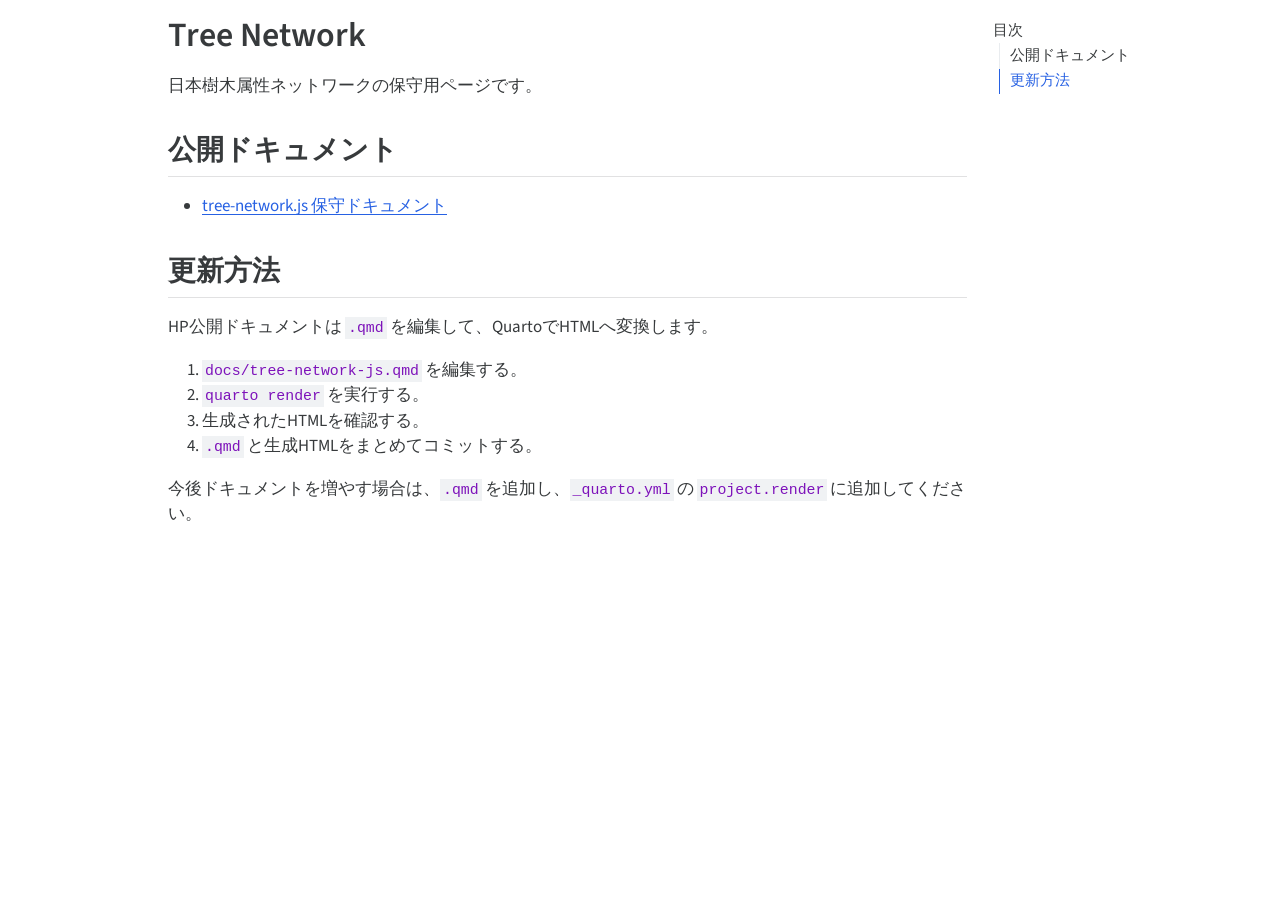
<file: index.html>
<!DOCTYPE html>
<html xmlns="http://www.w3.org/1999/xhtml" lang="ja" xml:lang="ja"><head>

<meta charset="utf-8">
<meta name="generator" content="quarto-1.9.36">

<meta name="viewport" content="width=device-width, initial-scale=1.0, user-scalable=yes">


<title>Tree Network</title>
<style>
/* Default styles provided by pandoc.
** See https://pandoc.org/MANUAL.html#variables-for-html for config info.
*/
code{white-space: pre-wrap;}
span.smallcaps{font-variant: small-caps;}
div.columns{display: flex; gap: min(4vw, 1.5em);}
div.column{flex: auto; overflow-x: auto;}
div.hanging-indent{margin-left: 1.5em; text-indent: -1.5em;}
ul.task-list{list-style: none;}
ul.task-list li input[type="checkbox"] {
  width: 0.8em;
  margin: 0 0.8em 0.2em -1em; /* quarto-specific, see https://github.com/quarto-dev/quarto-cli/issues/4556 */ 
  vertical-align: middle;
}
</style>


<script src="index_files/libs/clipboard/clipboard.min.js"></script>
<script src="index_files/libs/quarto-html/quarto.js" type="module"></script>
<script src="index_files/libs/quarto-html/tabsets/tabsets.js" type="module"></script>
<script src="index_files/libs/quarto-html/popper.min.js"></script>
<script src="index_files/libs/quarto-html/tippy.umd.min.js"></script>
<script src="index_files/libs/quarto-html/anchor.min.js"></script>
<link href="index_files/libs/quarto-html/tippy.css" rel="stylesheet">
<link href="index_files/libs/quarto-html/quarto-syntax-highlighting-845c23b38eaddc0f92fda52bfe77a8c8.css" rel="stylesheet" id="quarto-text-highlighting-styles">
<script src="index_files/libs/bootstrap/bootstrap.min.js"></script>
<link href="index_files/libs/bootstrap/bootstrap-icons.css" rel="stylesheet">
<link href="index_files/libs/bootstrap/bootstrap-67270d1595a62d14f123c043d4fb2f18.min.css" rel="stylesheet" append-hash="true" id="quarto-bootstrap" data-mode="light">


</head>

<body class="quarto-light">

<div id="quarto-content" class="page-columns page-rows-contents page-layout-article">
<div id="quarto-margin-sidebar" class="sidebar margin-sidebar">
  <nav id="TOC" role="doc-toc" class="toc-active">
    <h2 id="toc-title">目次</h2>
   
  <ul>
  <li><a href="#公開ドキュメント" id="toc-公開ドキュメント" class="nav-link active" data-scroll-target="#公開ドキュメント">公開ドキュメント</a></li>
  <li><a href="#更新方法" id="toc-更新方法" class="nav-link" data-scroll-target="#更新方法">更新方法</a></li>
  </ul>
</nav>
</div>
<main class="content" id="quarto-document-content">

<header id="title-block-header" class="quarto-title-block default">
<div class="quarto-title">
<h1 class="title">Tree Network</h1>
</div>



<div class="quarto-title-meta">

    
  
    
  </div>
  


</header>


<p>日本樹木属性ネットワークの保守用ページです。</p>
<section id="公開ドキュメント" class="level2">
<h2 class="anchored" data-anchor-id="公開ドキュメント">公開ドキュメント</h2>
<ul>
<li><a href="docs/tree-network-js.html">tree-network.js 保守ドキュメント</a></li>
</ul>
</section>
<section id="更新方法" class="level2">
<h2 class="anchored" data-anchor-id="更新方法">更新方法</h2>
<p>HP公開ドキュメントは <code>.qmd</code> を編集して、QuartoでHTMLへ変換します。</p>
<ol type="1">
<li><code>docs/tree-network-js.qmd</code> を編集する。</li>
<li><code>quarto render</code> を実行する。</li>
<li>生成されたHTMLを確認する。</li>
<li><code>.qmd</code> と生成HTMLをまとめてコミットする。</li>
</ol>
<p>今後ドキュメントを増やす場合は、<code>.qmd</code> を追加し、<code>_quarto.yml</code> の <code>project.render</code> に追加してください。</p>
</section>

</main>
<!-- /main column -->
<script id="quarto-html-after-body" type="application/javascript">
  window.document.addEventListener("DOMContentLoaded", function (event) {
    const icon = "";
    const anchorJS = new window.AnchorJS();
    anchorJS.options = {
      placement: 'right',
      icon: icon
    };
    anchorJS.add('.anchored');
    const isCodeAnnotation = (el) => {
      for (const clz of el.classList) {
        if (clz.startsWith('code-annotation-')) {                     
          return true;
        }
      }
      return false;
    }
    const onCopySuccess = function(e) {
      // button target
      const button = e.trigger;
      // don't keep focus
      button.blur();
      // flash "checked"
      button.classList.add('code-copy-button-checked');
      var currentTitle = button.getAttribute("title");
      button.setAttribute("title", "コピーしました");
      let tooltip;
      if (window.bootstrap) {
        button.setAttribute("data-bs-toggle", "tooltip");
        button.setAttribute("data-bs-placement", "left");
        button.setAttribute("data-bs-title", "コピーしました");
        tooltip = new bootstrap.Tooltip(button, 
          { trigger: "manual", 
            customClass: "code-copy-button-tooltip",
            offset: [0, -8]});
        tooltip.show();    
      }
      setTimeout(function() {
        if (tooltip) {
          tooltip.hide();
          button.removeAttribute("data-bs-title");
          button.removeAttribute("data-bs-toggle");
          button.removeAttribute("data-bs-placement");
        }
        button.setAttribute("title", currentTitle);
        button.classList.remove('code-copy-button-checked');
      }, 1000);
      // clear code selection
      e.clearSelection();
    }
    const getTextToCopy = function(trigger) {
      const outerScaffold = trigger.parentElement.cloneNode(true);
      const codeEl = outerScaffold.querySelector('code');
      for (const childEl of codeEl.children) {
        if (isCodeAnnotation(childEl)) {
          childEl.remove();
        }
      }
      return codeEl.innerText;
    }
    const clipboard = new window.ClipboardJS('.code-copy-button:not([data-in-quarto-modal])', {
      text: getTextToCopy
    });
    clipboard.on('success', onCopySuccess);
    if (window.document.getElementById('quarto-embedded-source-code-modal')) {
      const clipboardModal = new window.ClipboardJS('.code-copy-button[data-in-quarto-modal]', {
        text: getTextToCopy,
        container: window.document.getElementById('quarto-embedded-source-code-modal')
      });
      clipboardModal.on('success', onCopySuccess);
    }
      var localhostRegex = new RegExp(/^(?:http|https):\/\/localhost\:?[0-9]*\//);
      var mailtoRegex = new RegExp(/^mailto:/);
        var filterRegex = new RegExp('/' + window.location.host + '/');
      var isInternal = (href) => {
          return filterRegex.test(href) || localhostRegex.test(href) || mailtoRegex.test(href);
      }
      // Inspect non-navigation links and adorn them if external
     var links = window.document.querySelectorAll('a[href]:not(.nav-link):not(.navbar-brand):not(.toc-action):not(.sidebar-link):not(.sidebar-item-toggle):not(.pagination-link):not(.no-external):not([aria-hidden]):not(.dropdown-item):not(.quarto-navigation-tool):not(.about-link)');
      for (var i=0; i<links.length; i++) {
        const link = links[i];
        if (!isInternal(link.href)) {
          // undo the damage that might have been done by quarto-nav.js in the case of
          // links that we want to consider external
          if (link.dataset.originalHref !== undefined) {
            link.href = link.dataset.originalHref;
          }
            // target, if specified
            link.setAttribute("target", "_blank");
            if (link.getAttribute("rel") === null) {
              link.setAttribute("rel", "noopener");
            }
        }
      }
    function tippyHover(el, contentFn, onTriggerFn, onUntriggerFn) {
      const config = {
        allowHTML: true,
        maxWidth: 500,
        delay: 100,
        arrow: false,
        appendTo: function(el) {
            return el.parentElement;
        },
        interactive: true,
        interactiveBorder: 10,
        theme: 'quarto',
        placement: 'bottom-start',
      };
      if (contentFn) {
        config.content = contentFn;
      }
      if (onTriggerFn) {
        config.onTrigger = onTriggerFn;
      }
      if (onUntriggerFn) {
        config.onUntrigger = onUntriggerFn;
      }
      window.tippy(el, config); 
    }
    const noterefs = window.document.querySelectorAll('a[role="doc-noteref"]');
    for (var i=0; i<noterefs.length; i++) {
      const ref = noterefs[i];
      tippyHover(ref, function() {
        // use id or data attribute instead here
        let href = ref.getAttribute('data-footnote-href') || ref.getAttribute('href');
        try { href = new URL(href).hash; } catch {}
        const id = href.replace(/^#\/?/, "");
        const note = window.document.getElementById(id);
        if (note) {
          return note.innerHTML;
        } else {
          return "";
        }
      });
    }
    const xrefs = window.document.querySelectorAll('a.quarto-xref');
    const processXRef = (id, note) => {
      // Strip column container classes
      const stripColumnClz = (el) => {
        el.classList.remove("page-full", "page-columns");
        if (el.children) {
          for (const child of el.children) {
            stripColumnClz(child);
          }
        }
      }
      stripColumnClz(note)
      if (id === null || id.startsWith('sec-')) {
        // Special case sections, only their first couple elements
        const container = document.createElement("div");
        if (note.children && note.children.length > 2) {
          container.appendChild(note.children[0].cloneNode(true));
          for (let i = 1; i < note.children.length; i++) {
            const child = note.children[i];
            if (child.tagName === "P" && child.innerText === "") {
              continue;
            } else {
              container.appendChild(child.cloneNode(true));
              break;
            }
          }
          if (window.Quarto?.typesetMath) {
            window.Quarto.typesetMath(container);
          }
          return container.innerHTML
        } else {
          if (window.Quarto?.typesetMath) {
            window.Quarto.typesetMath(note);
          }
          return note.innerHTML;
        }
      } else {
        // Remove any anchor links if they are present
        const anchorLink = note.querySelector('a.anchorjs-link');
        if (anchorLink) {
          anchorLink.remove();
        }
        if (window.Quarto?.typesetMath) {
          window.Quarto.typesetMath(note);
        }
        if (note.classList.contains("callout")) {
          return note.outerHTML;
        } else {
          return note.innerHTML;
        }
      }
    }
    for (var i=0; i<xrefs.length; i++) {
      const xref = xrefs[i];
      tippyHover(xref, undefined, function(instance) {
        instance.disable();
        let url = xref.getAttribute('href');
        let hash = undefined; 
        if (url.startsWith('#')) {
          hash = url;
        } else {
          try { hash = new URL(url).hash; } catch {}
        }
        if (hash) {
          const id = hash.replace(/^#\/?/, "");
          const note = window.document.getElementById(id);
          if (note !== null) {
            try {
              const html = processXRef(id, note.cloneNode(true));
              instance.setContent(html);
            } finally {
              instance.enable();
              instance.show();
            }
          } else {
            // See if we can fetch this
            fetch(url.split('#')[0])
            .then(res => res.text())
            .then(html => {
              const parser = new DOMParser();
              const htmlDoc = parser.parseFromString(html, "text/html");
              const note = htmlDoc.getElementById(id);
              if (note !== null) {
                const html = processXRef(id, note);
                instance.setContent(html);
              } 
            }).finally(() => {
              instance.enable();
              instance.show();
            });
          }
        } else {
          // See if we can fetch a full url (with no hash to target)
          // This is a special case and we should probably do some content thinning / targeting
          fetch(url)
          .then(res => res.text())
          .then(html => {
            const parser = new DOMParser();
            const htmlDoc = parser.parseFromString(html, "text/html");
            const note = htmlDoc.querySelector('main.content');
            if (note !== null) {
              // This should only happen for chapter cross references
              // (since there is no id in the URL)
              // remove the first header
              if (note.children.length > 0 && note.children[0].tagName === "HEADER") {
                note.children[0].remove();
              }
              const html = processXRef(null, note);
              instance.setContent(html);
            } 
          }).finally(() => {
            instance.enable();
            instance.show();
          });
        }
      }, function(instance) {
      });
    }
        let selectedAnnoteEl;
        const selectorForAnnotation = ( cell, annotation) => {
          let cellAttr = 'data-code-cell="' + cell + '"';
          let lineAttr = 'data-code-annotation="' +  annotation + '"';
          const selector = 'span[' + cellAttr + '][' + lineAttr + ']';
          return selector;
        }
        const selectCodeLines = (annoteEl) => {
          const doc = window.document;
          const targetCell = annoteEl.getAttribute("data-target-cell");
          const targetAnnotation = annoteEl.getAttribute("data-target-annotation");
          const annoteSpan = window.document.querySelector(selectorForAnnotation(targetCell, targetAnnotation));
          const lines = annoteSpan.getAttribute("data-code-lines").split(",");
          const lineIds = lines.map((line) => {
            return targetCell + "-" + line;
          })
          let top = null;
          let height = null;
          let parent = null;
          if (lineIds.length > 0) {
              //compute the position of the single el (top and bottom and make a div)
              const el = window.document.getElementById(lineIds[0]);
              top = el.offsetTop;
              height = el.offsetHeight;
              parent = el.parentElement.parentElement;
            if (lineIds.length > 1) {
              const lastEl = window.document.getElementById(lineIds[lineIds.length - 1]);
              const bottom = lastEl.offsetTop + lastEl.offsetHeight;
              height = bottom - top;
            }
            if (top !== null && height !== null && parent !== null) {
              // cook up a div (if necessary) and position it 
              let div = window.document.getElementById("code-annotation-line-highlight");
              if (div === null) {
                div = window.document.createElement("div");
                div.setAttribute("id", "code-annotation-line-highlight");
                div.style.position = 'absolute';
                parent.appendChild(div);
              }
              div.style.top = top - 2 + "px";
              div.style.height = height + 4 + "px";
              div.style.left = 0;
              let gutterDiv = window.document.getElementById("code-annotation-line-highlight-gutter");
              if (gutterDiv === null) {
                gutterDiv = window.document.createElement("div");
                gutterDiv.setAttribute("id", "code-annotation-line-highlight-gutter");
                gutterDiv.style.position = 'absolute';
                const codeCell = window.document.getElementById(targetCell);
                const gutter = codeCell.querySelector('.code-annotation-gutter');
                gutter.appendChild(gutterDiv);
              }
              gutterDiv.style.top = top - 2 + "px";
              gutterDiv.style.height = height + 4 + "px";
            }
            selectedAnnoteEl = annoteEl;
          }
        };
        const unselectCodeLines = () => {
          const elementsIds = ["code-annotation-line-highlight", "code-annotation-line-highlight-gutter"];
          elementsIds.forEach((elId) => {
            const div = window.document.getElementById(elId);
            if (div) {
              div.remove();
            }
          });
          selectedAnnoteEl = undefined;
        };
          // Handle positioning of the toggle
      window.addEventListener(
        "resize",
        throttle(() => {
          elRect = undefined;
          if (selectedAnnoteEl) {
            selectCodeLines(selectedAnnoteEl);
          }
        }, 10)
      );
      function throttle(fn, ms) {
      let throttle = false;
      let timer;
        return (...args) => {
          if(!throttle) { // first call gets through
              fn.apply(this, args);
              throttle = true;
          } else { // all the others get throttled
              if(timer) clearTimeout(timer); // cancel #2
              timer = setTimeout(() => {
                fn.apply(this, args);
                timer = throttle = false;
              }, ms);
          }
        };
      }
        // Attach click handler to the DT
        const annoteDls = window.document.querySelectorAll('dt[data-target-cell]');
        for (const annoteDlNode of annoteDls) {
          annoteDlNode.addEventListener('click', (event) => {
            const clickedEl = event.target;
            if (clickedEl !== selectedAnnoteEl) {
              unselectCodeLines();
              const activeEl = window.document.querySelector('dt[data-target-cell].code-annotation-active');
              if (activeEl) {
                activeEl.classList.remove('code-annotation-active');
              }
              selectCodeLines(clickedEl);
              clickedEl.classList.add('code-annotation-active');
            } else {
              // Unselect the line
              unselectCodeLines();
              clickedEl.classList.remove('code-annotation-active');
            }
          });
        }
    const findCites = (el) => {
      const parentEl = el.parentElement;
      if (parentEl) {
        const cites = parentEl.dataset.cites;
        if (cites) {
          return {
            el,
            cites: cites.split(' ')
          };
        } else {
          return findCites(el.parentElement)
        }
      } else {
        return undefined;
      }
    };
    var bibliorefs = window.document.querySelectorAll('a[role="doc-biblioref"]');
    for (var i=0; i<bibliorefs.length; i++) {
      const ref = bibliorefs[i];
      const citeInfo = findCites(ref);
      if (citeInfo) {
        tippyHover(citeInfo.el, function() {
          var popup = window.document.createElement('div');
          citeInfo.cites.forEach(function(cite) {
            var citeDiv = window.document.createElement('div');
            citeDiv.classList.add('hanging-indent');
            citeDiv.classList.add('csl-entry');
            var biblioDiv = window.document.getElementById('ref-' + cite);
            if (biblioDiv) {
              citeDiv.innerHTML = biblioDiv.innerHTML;
            }
            popup.appendChild(citeDiv);
          });
          return popup.innerHTML;
        });
      }
    }
  });
  </script>
</div> <!-- /content -->




</body></html>
</file>
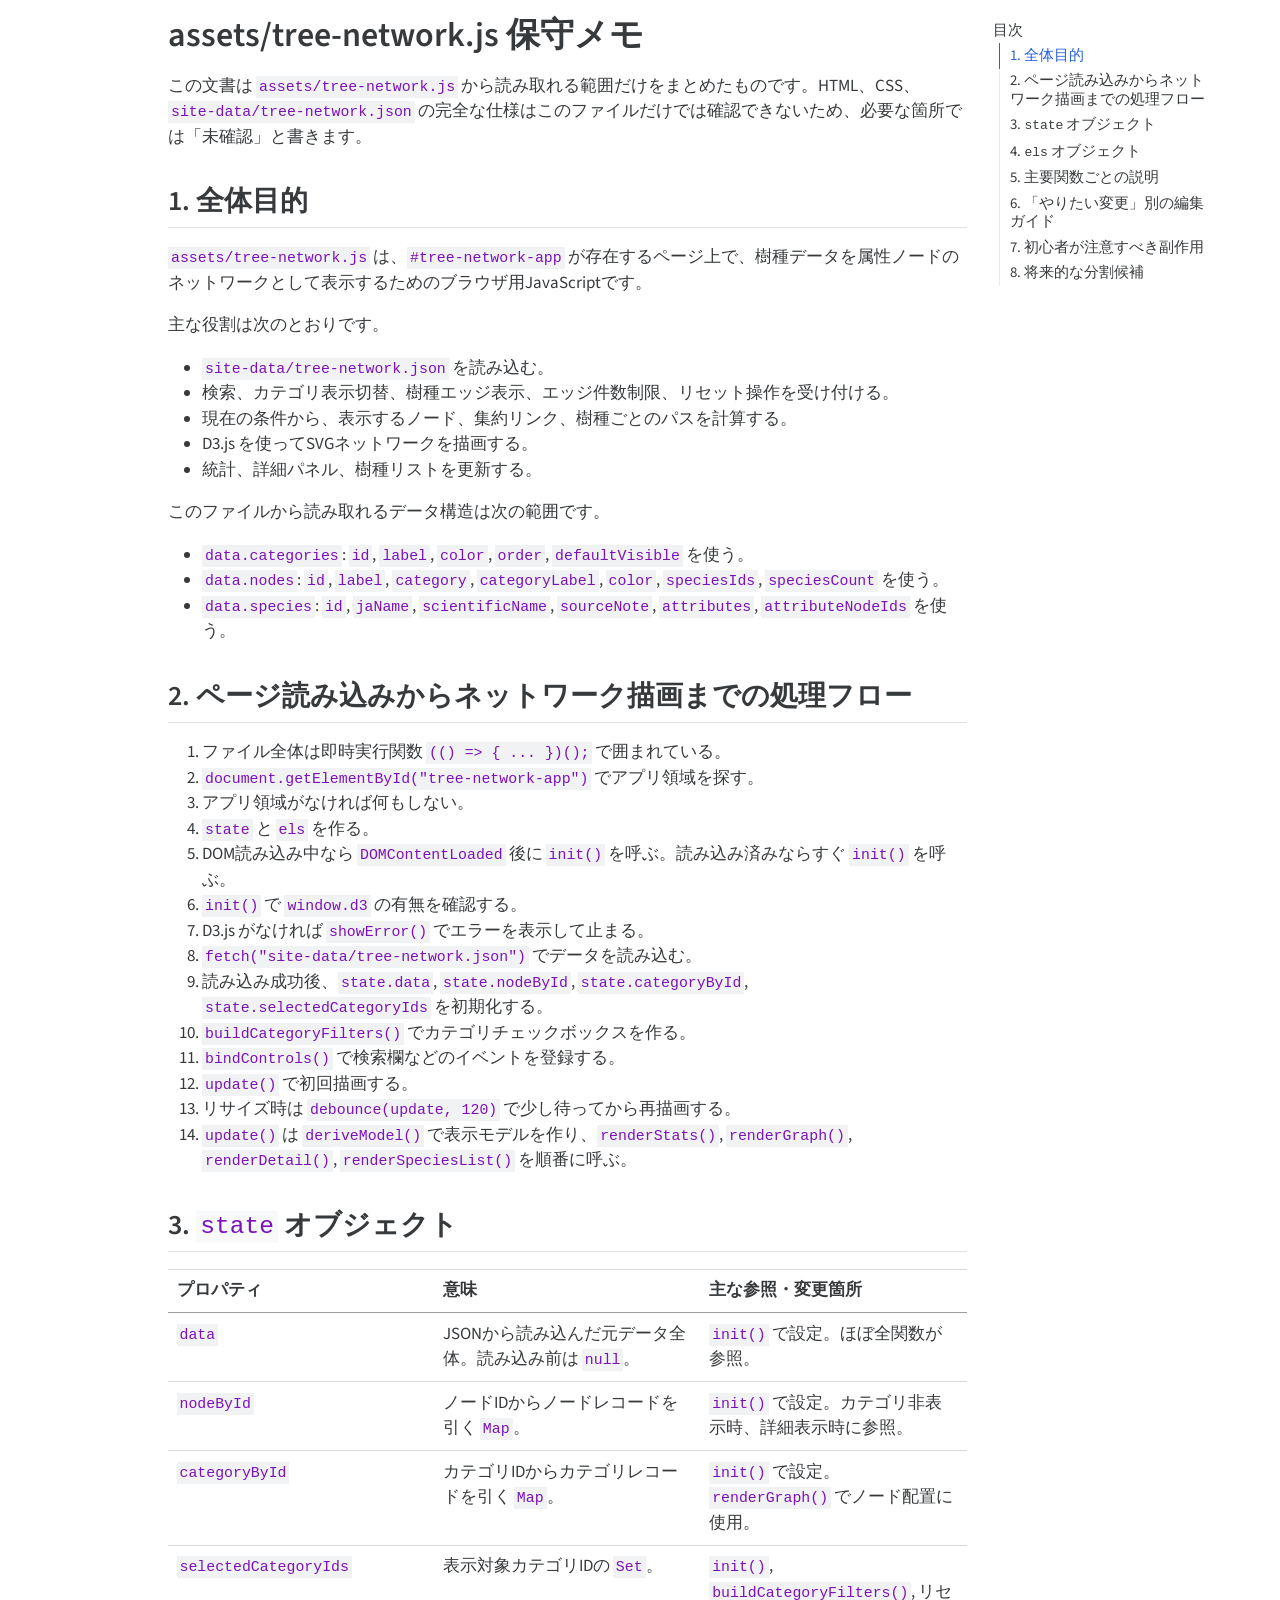
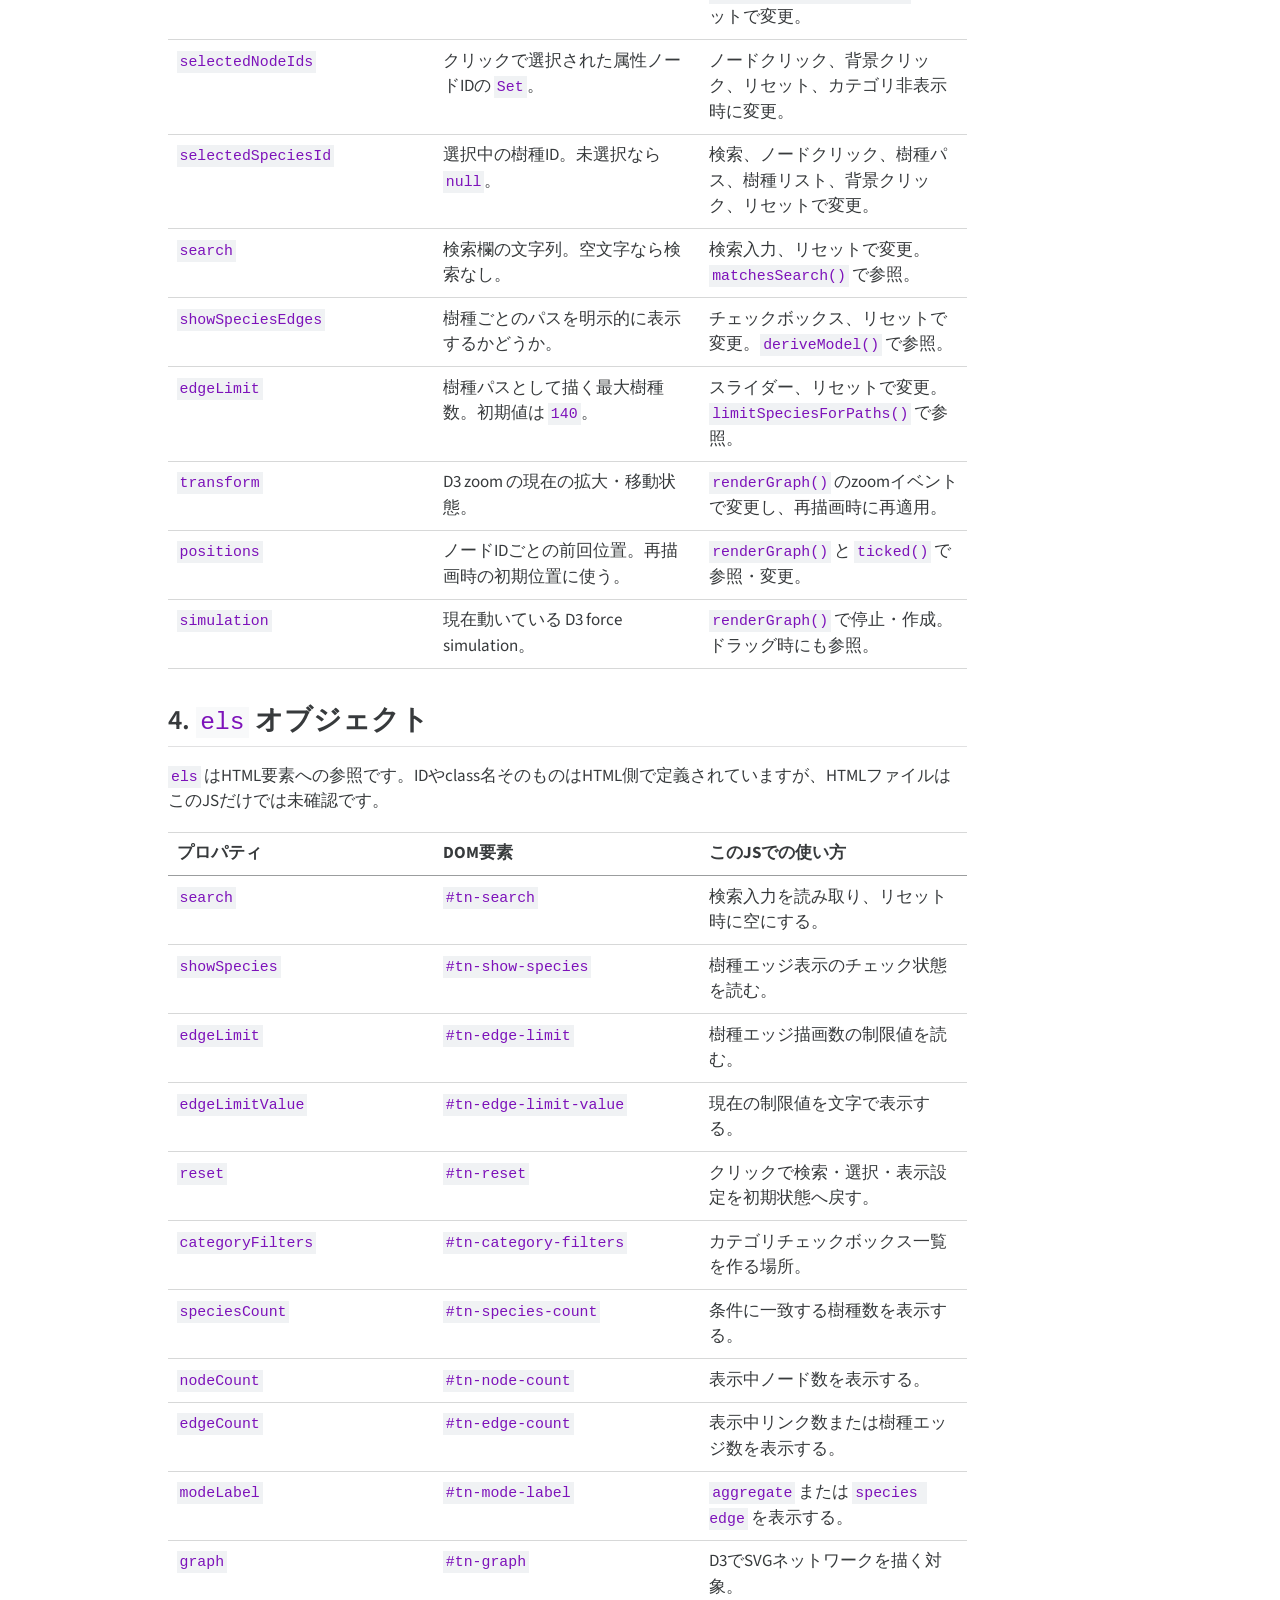
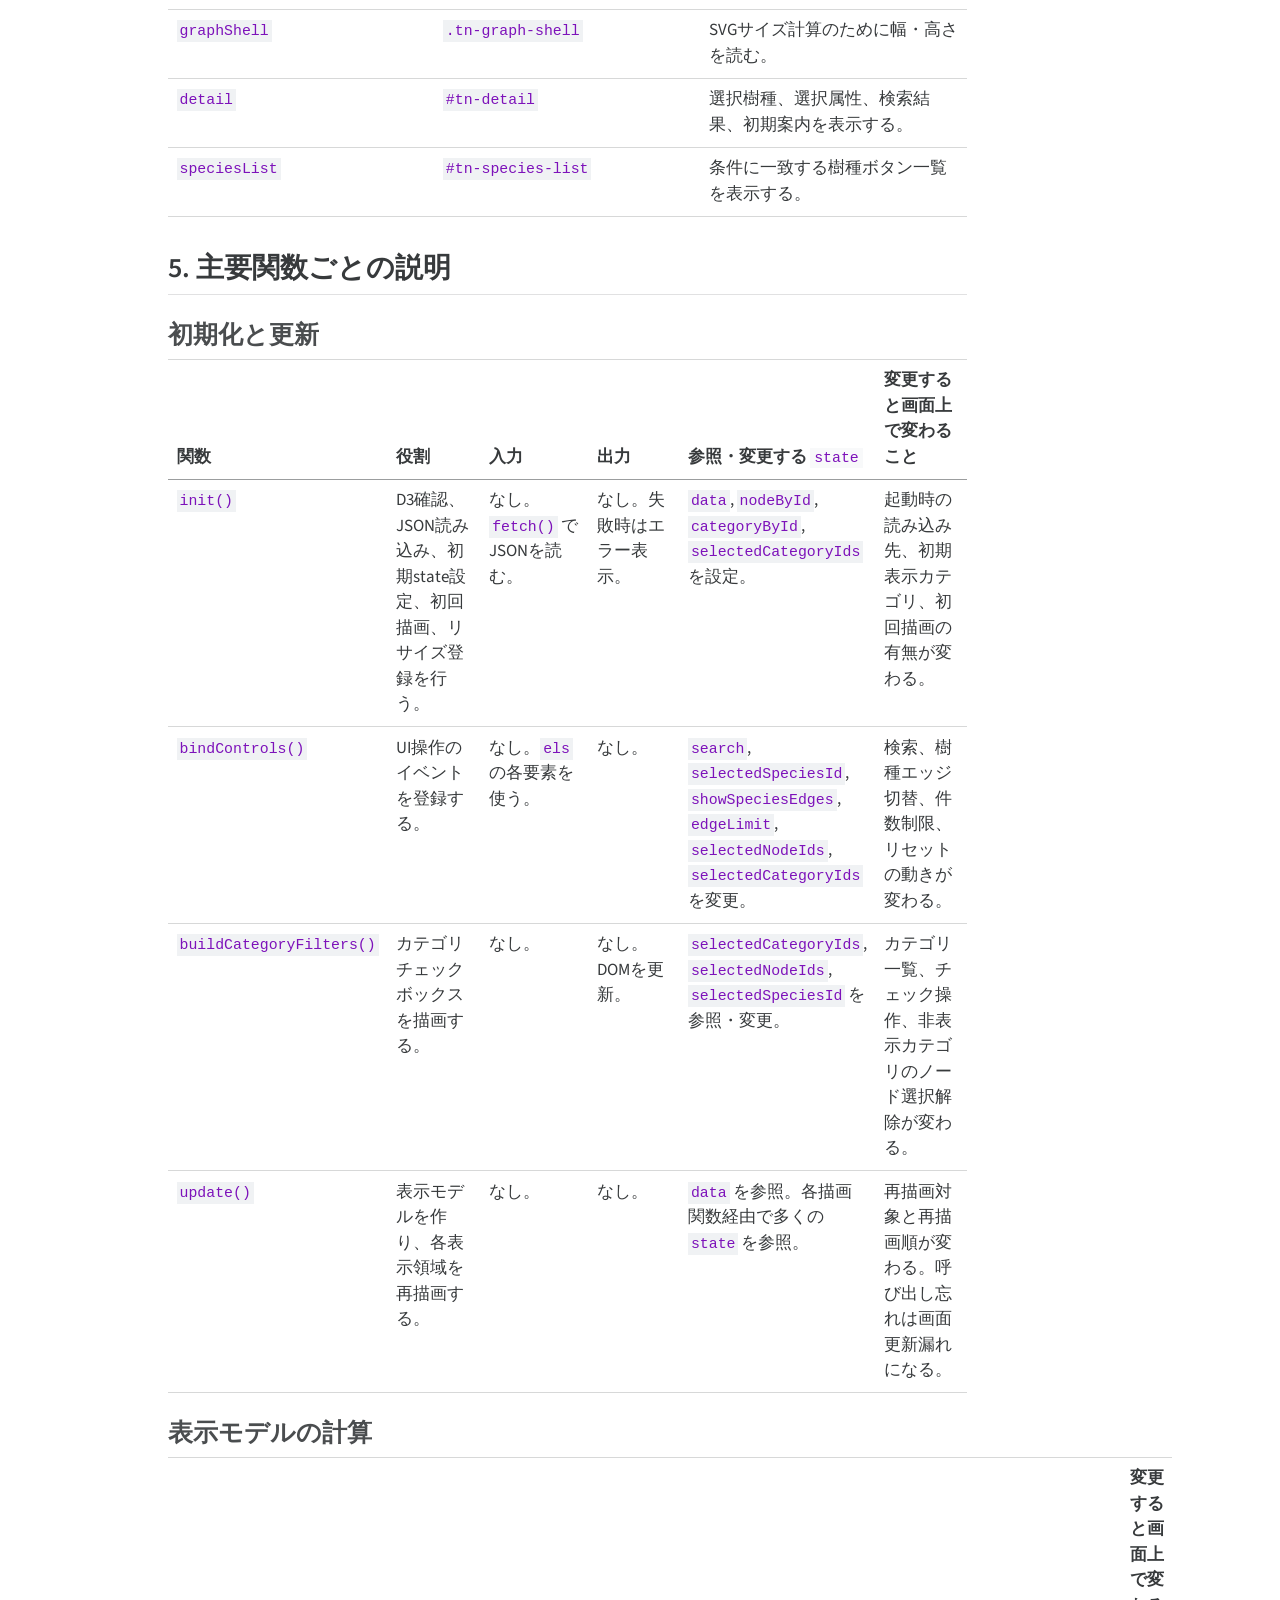
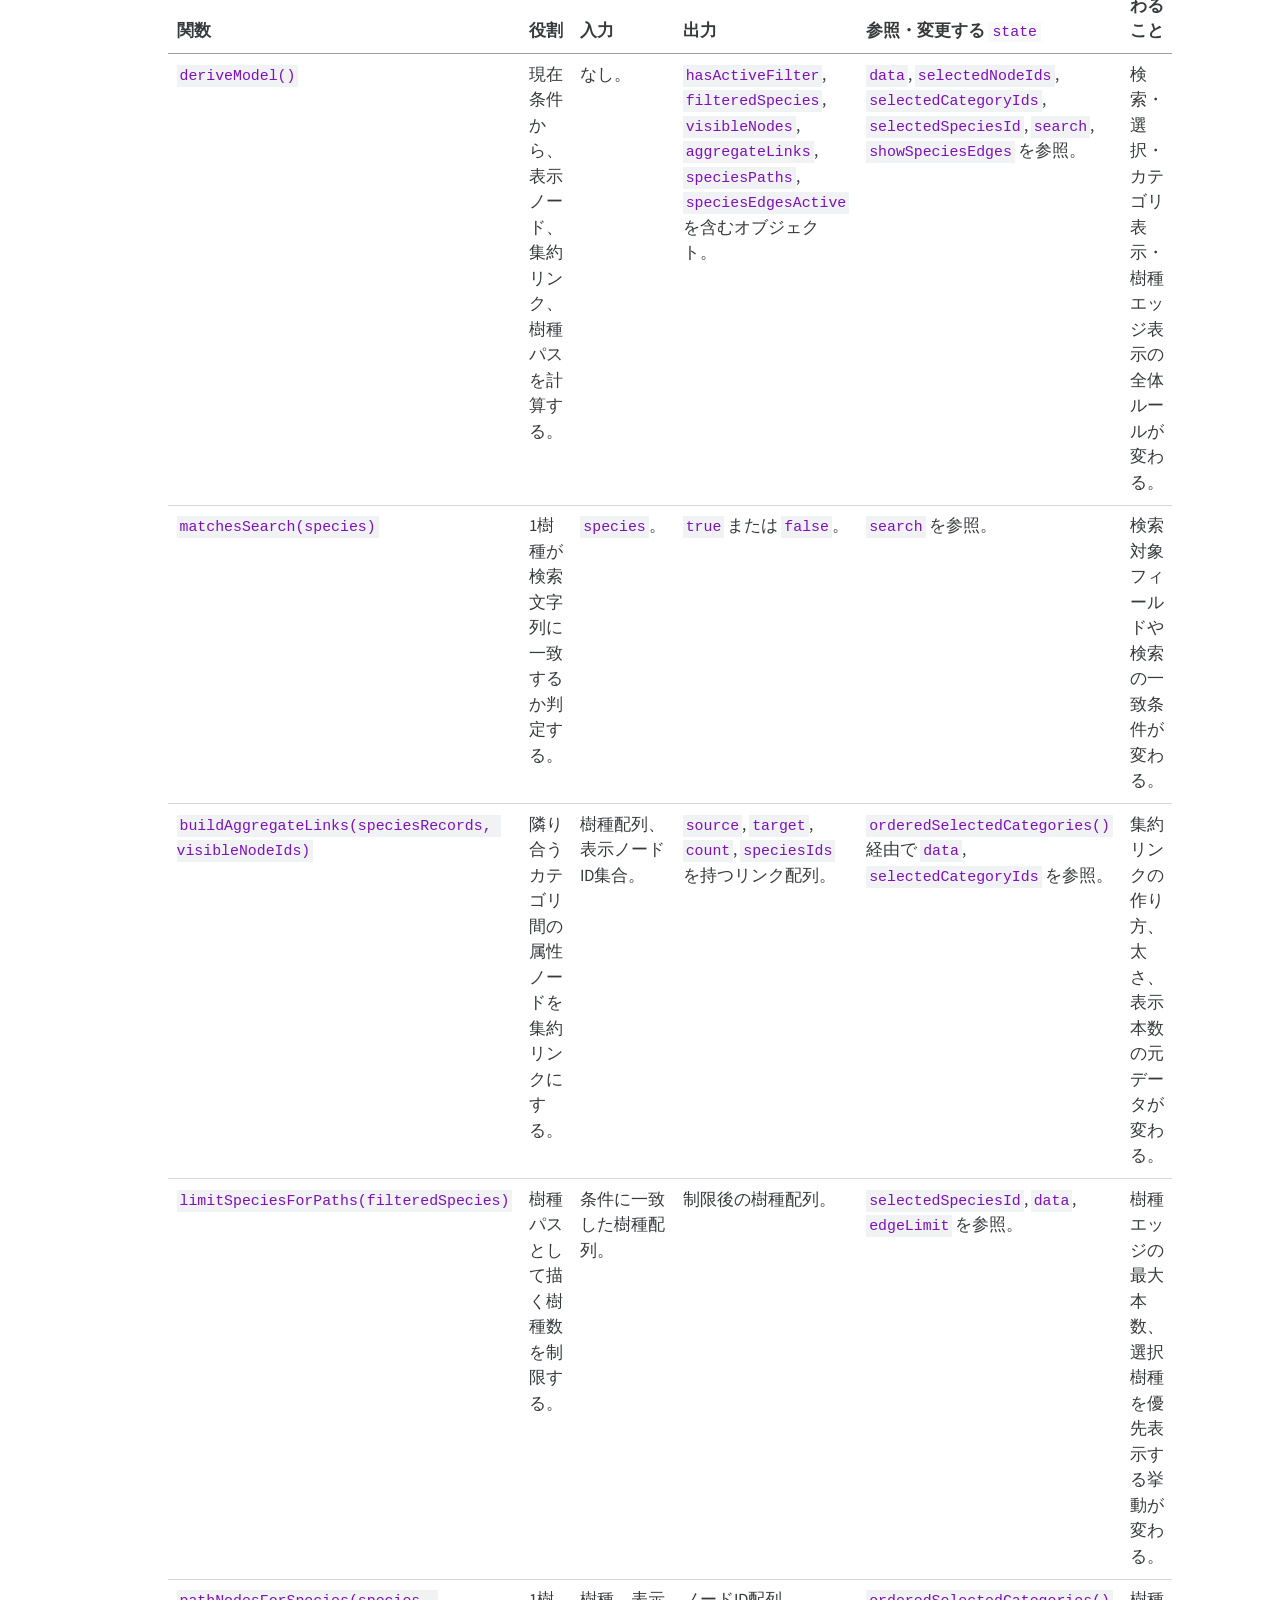
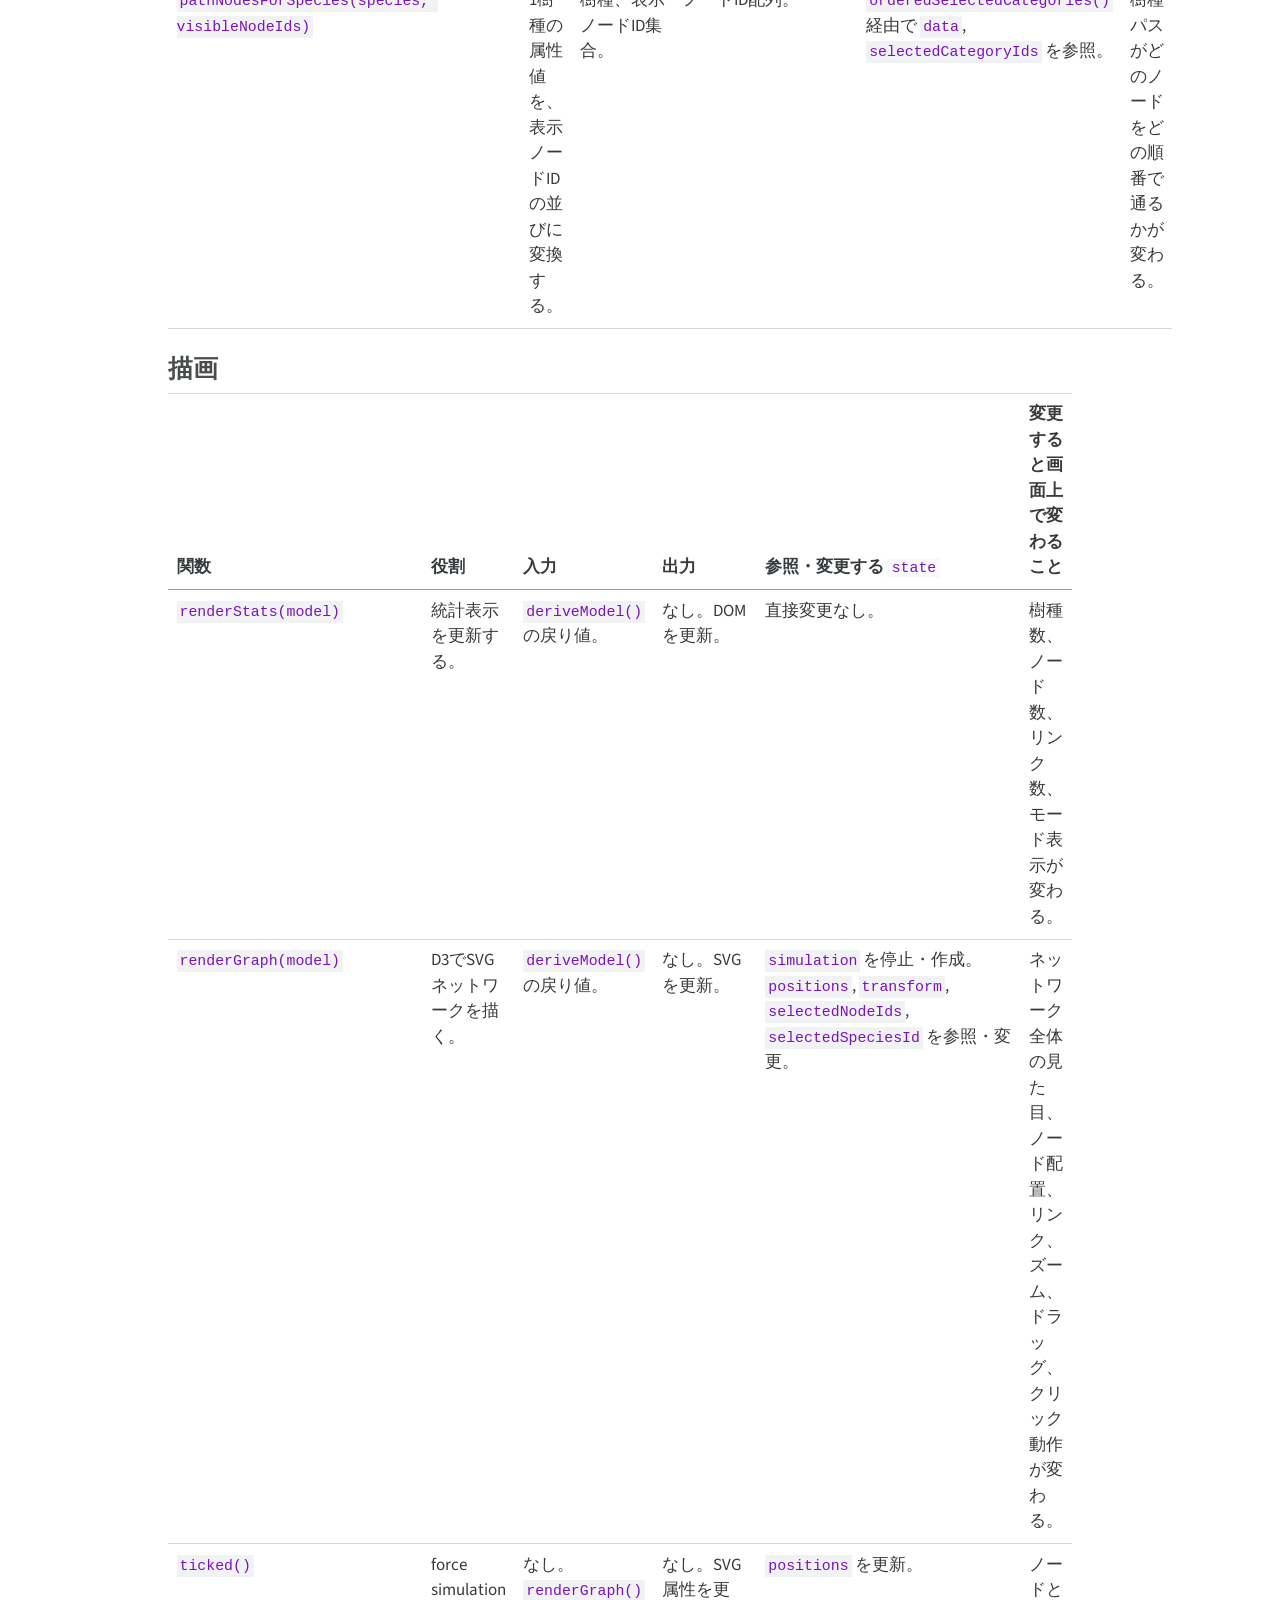
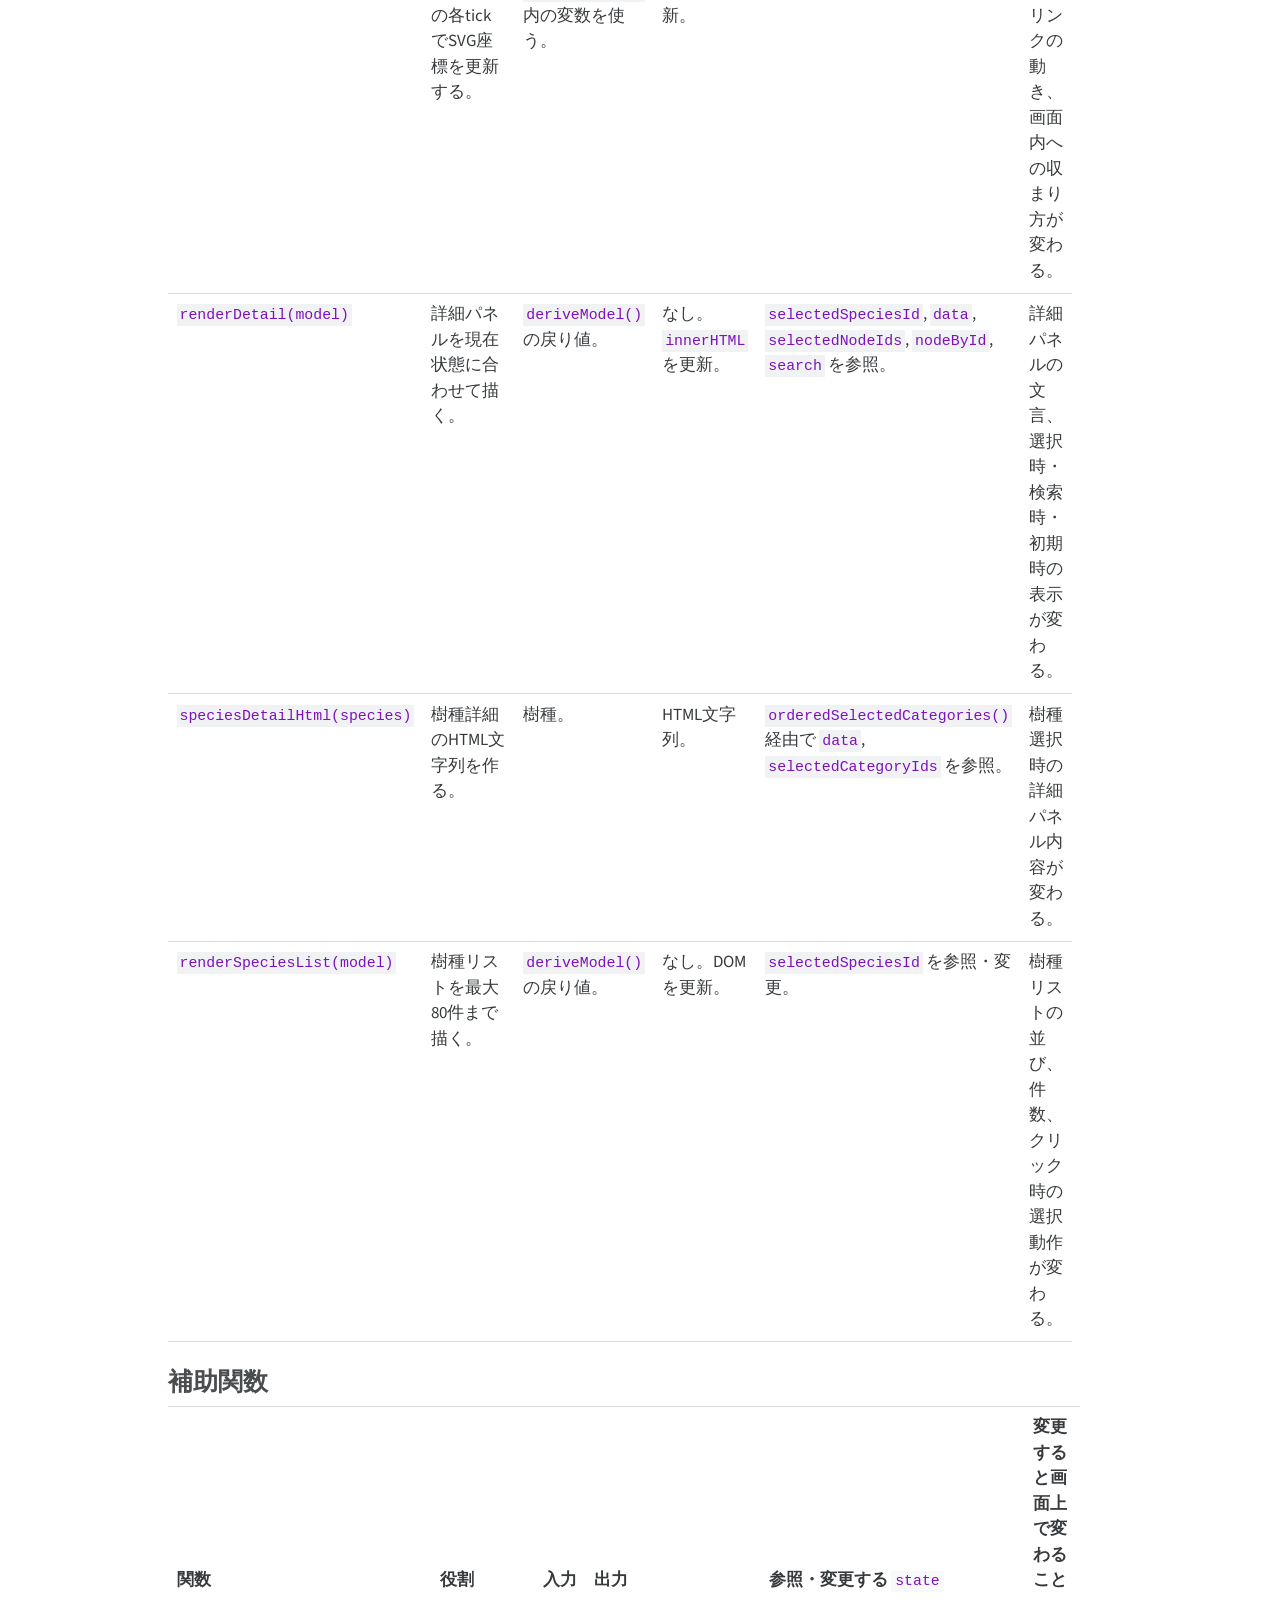
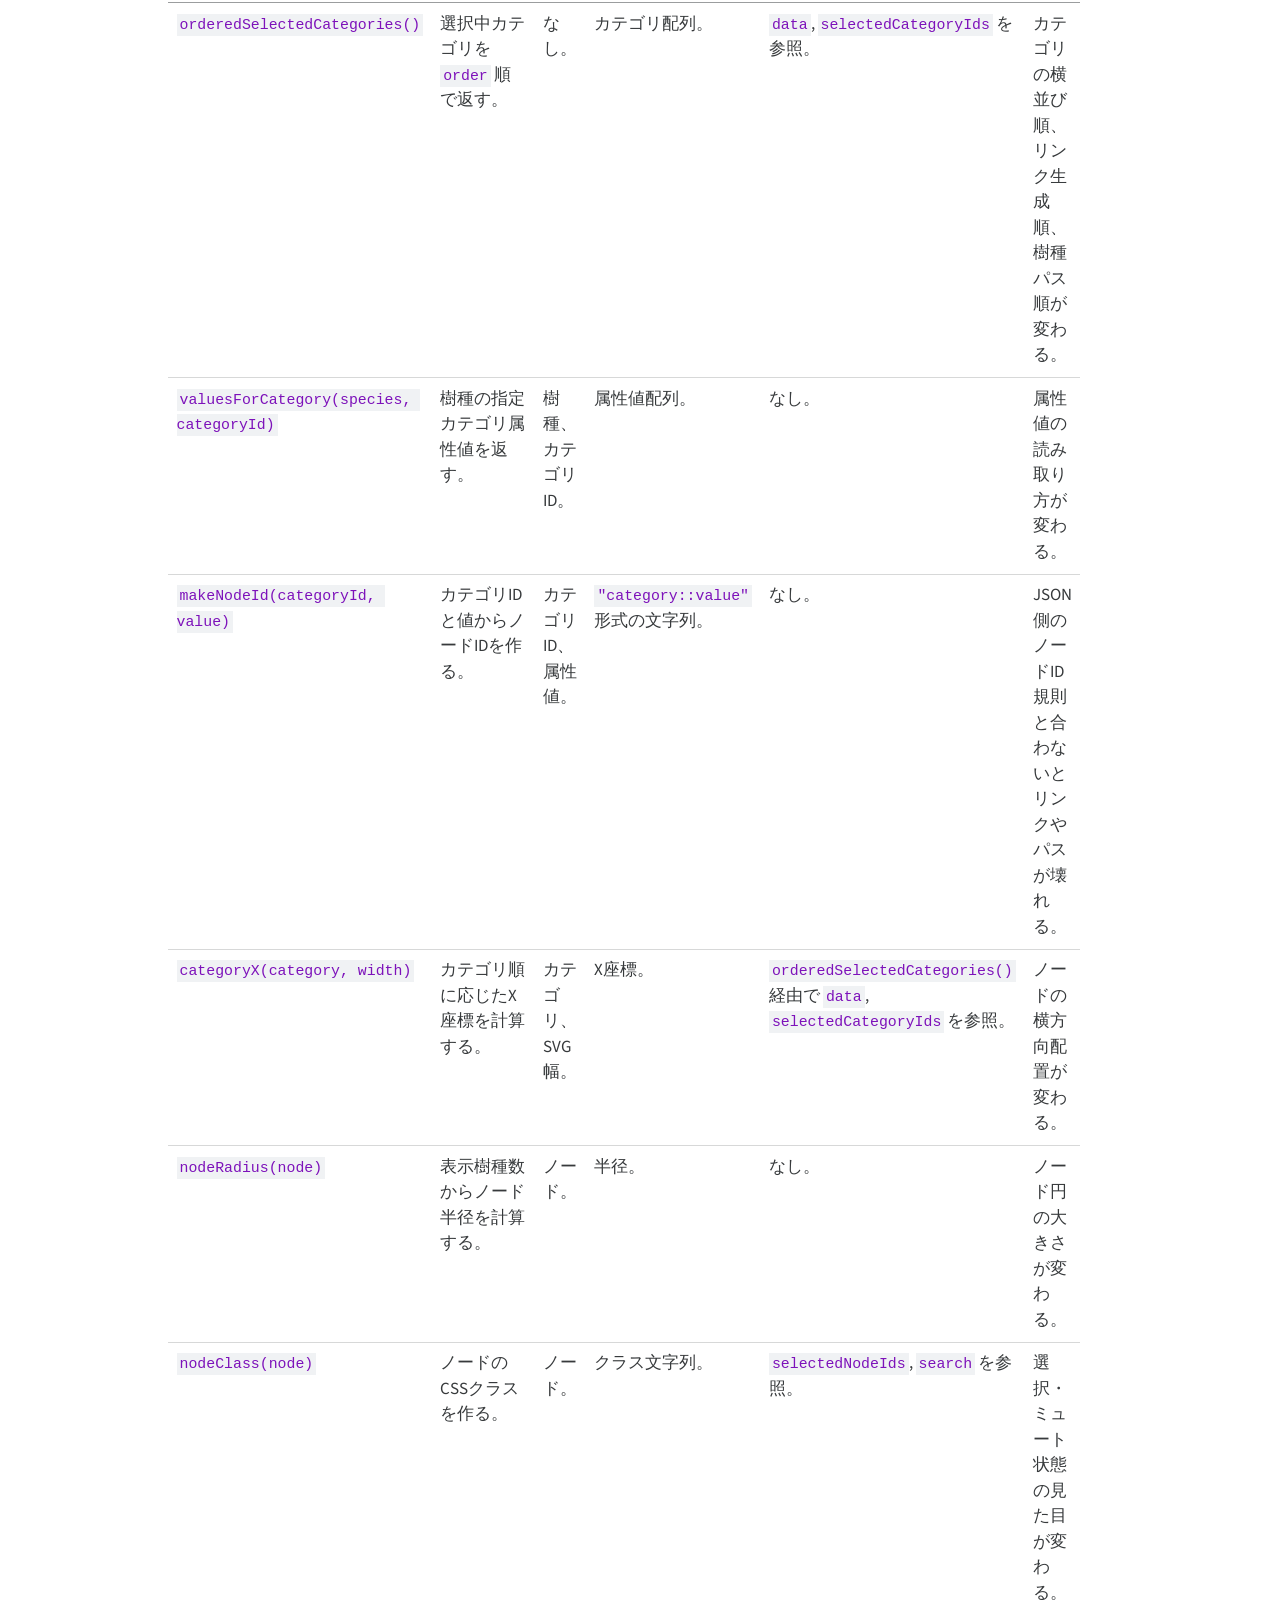
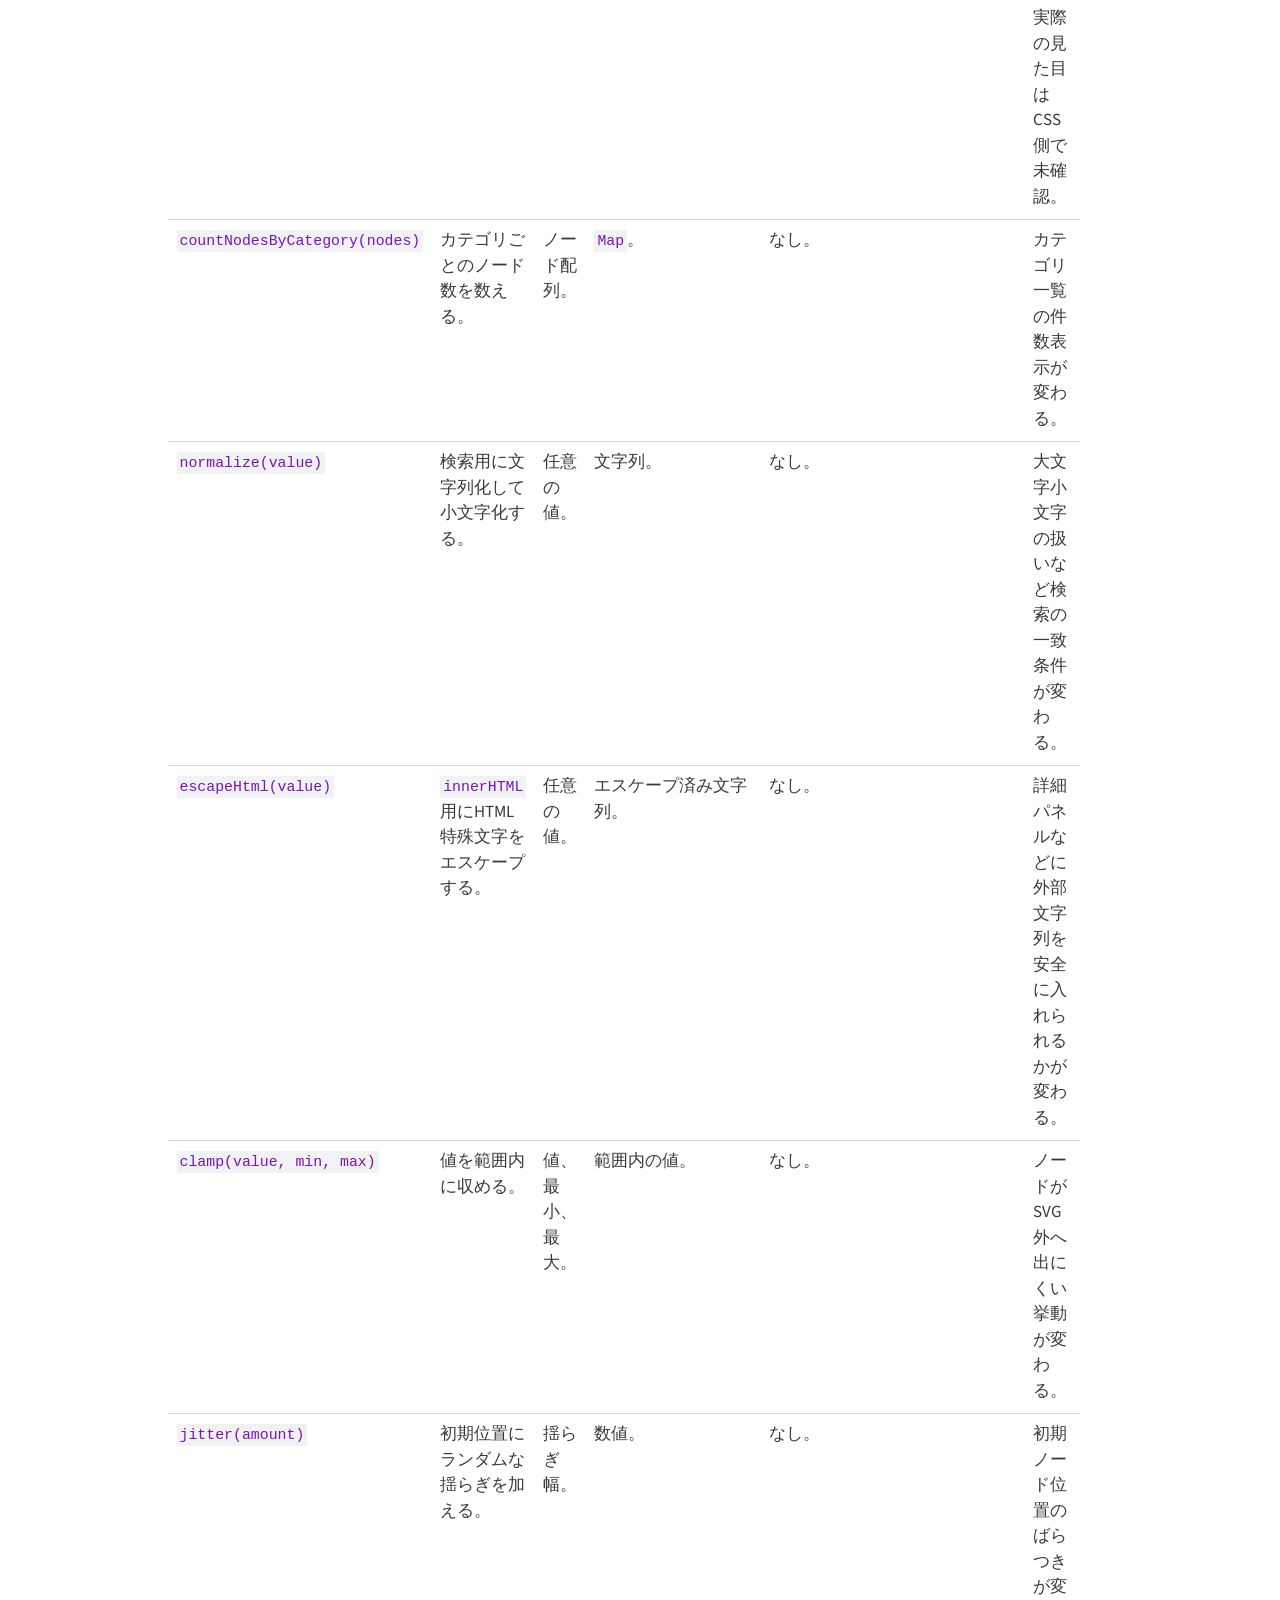
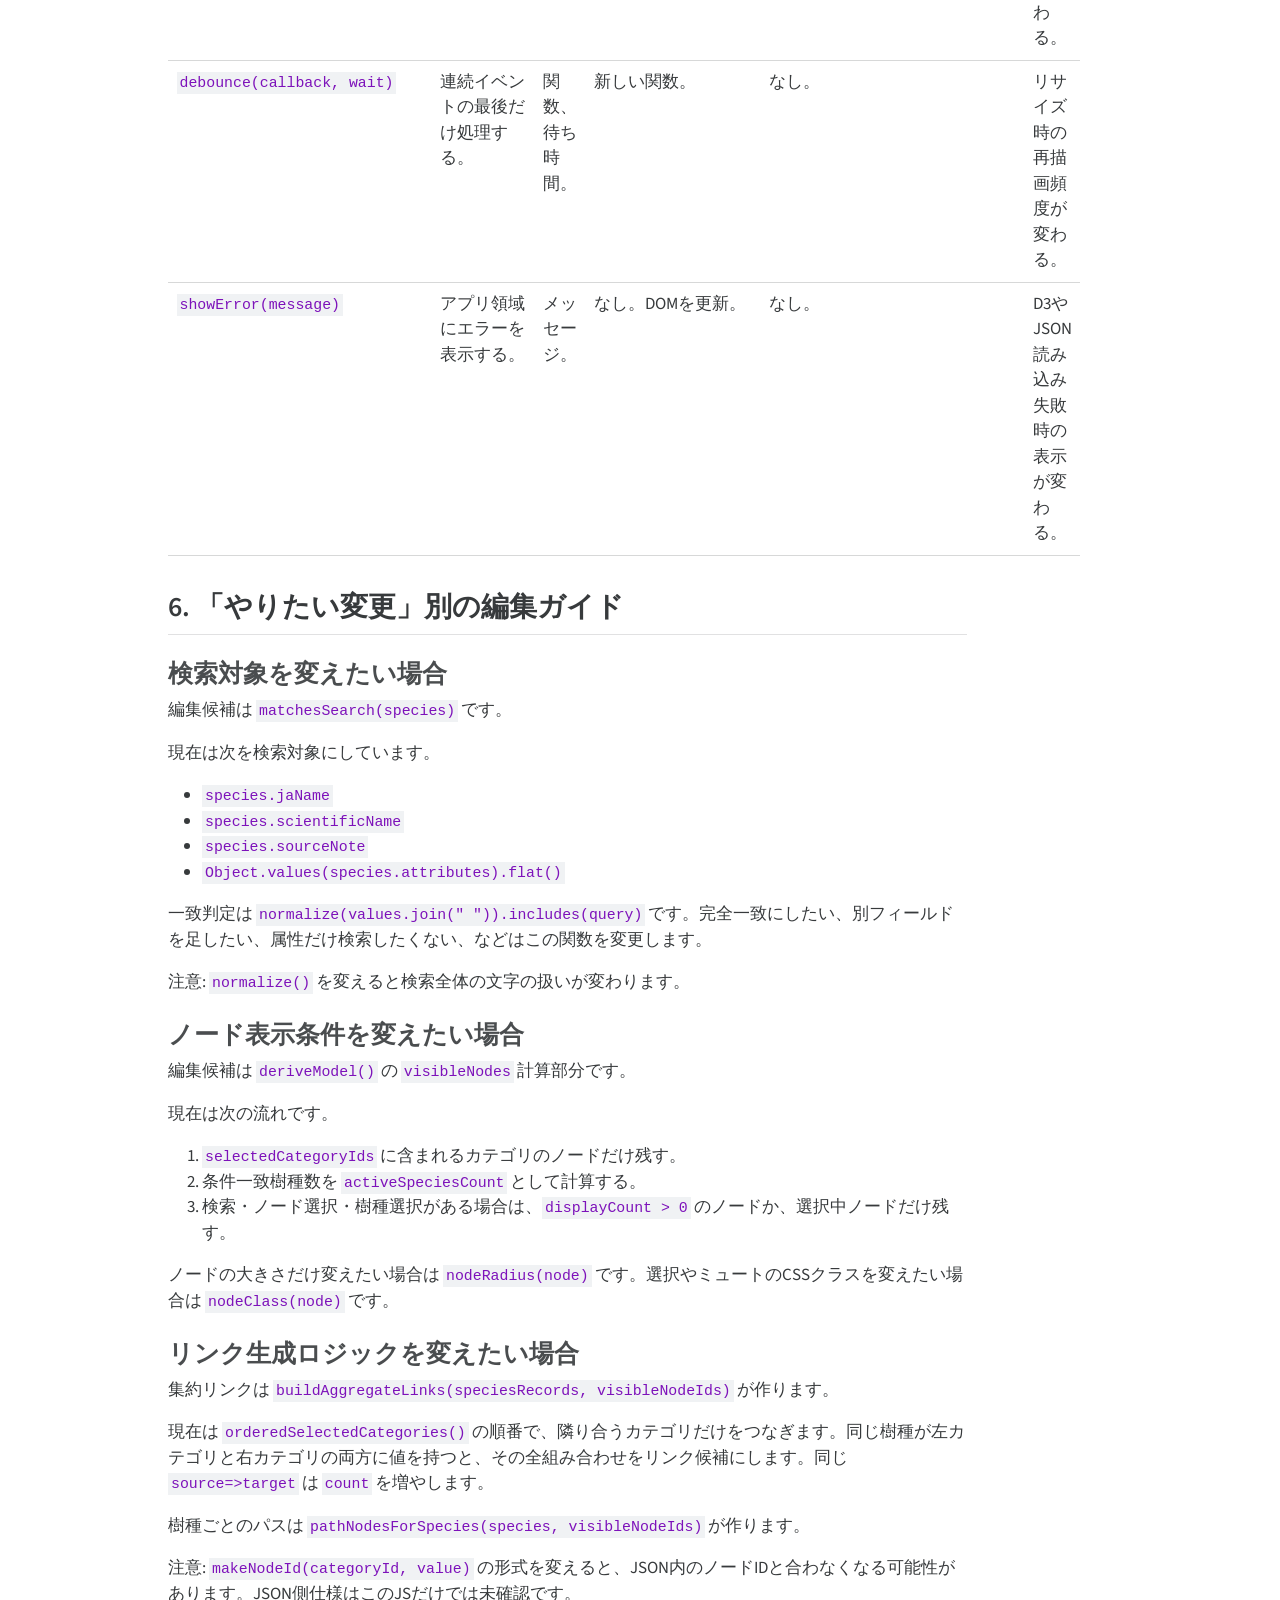
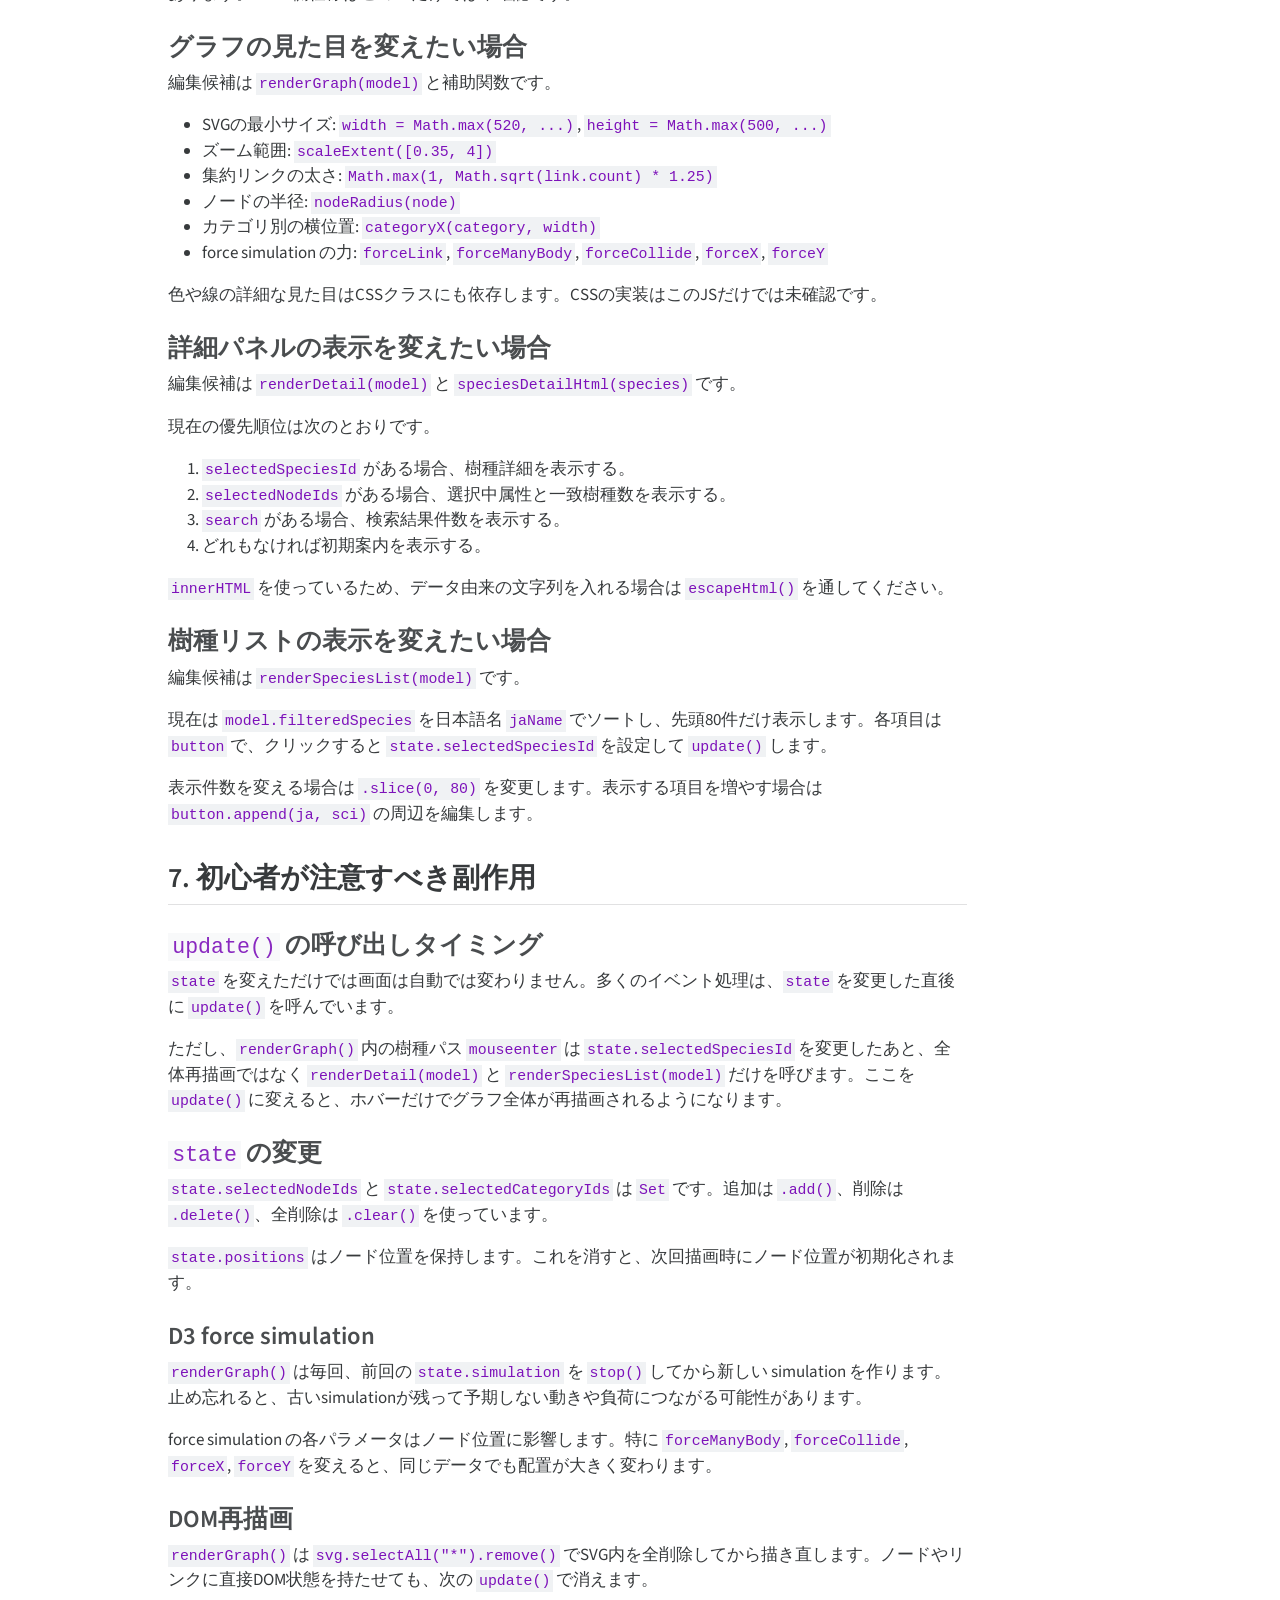
<file: docs/tree-network-js.html>
<!DOCTYPE html>
<html xmlns="http://www.w3.org/1999/xhtml" lang="ja" xml:lang="ja"><head>

<meta charset="utf-8">
<meta name="generator" content="quarto-1.9.36">

<meta name="viewport" content="width=device-width, initial-scale=1.0, user-scalable=yes">


<title>assets/tree-network.js 保守メモ</title>
<style>
/* Default styles provided by pandoc.
** See https://pandoc.org/MANUAL.html#variables-for-html for config info.
*/
code{white-space: pre-wrap;}
span.smallcaps{font-variant: small-caps;}
div.columns{display: flex; gap: min(4vw, 1.5em);}
div.column{flex: auto; overflow-x: auto;}
div.hanging-indent{margin-left: 1.5em; text-indent: -1.5em;}
ul.task-list{list-style: none;}
ul.task-list li input[type="checkbox"] {
  width: 0.8em;
  margin: 0 0.8em 0.2em -1em; /* quarto-specific, see https://github.com/quarto-dev/quarto-cli/issues/4556 */ 
  vertical-align: middle;
}
</style>


<script src="tree-network-js_files/libs/clipboard/clipboard.min.js"></script>
<script src="tree-network-js_files/libs/quarto-html/quarto.js" type="module"></script>
<script src="tree-network-js_files/libs/quarto-html/tabsets/tabsets.js" type="module"></script>
<script src="tree-network-js_files/libs/quarto-html/popper.min.js"></script>
<script src="tree-network-js_files/libs/quarto-html/tippy.umd.min.js"></script>
<script src="tree-network-js_files/libs/quarto-html/anchor.min.js"></script>
<link href="tree-network-js_files/libs/quarto-html/tippy.css" rel="stylesheet">
<link href="tree-network-js_files/libs/quarto-html/quarto-syntax-highlighting-845c23b38eaddc0f92fda52bfe77a8c8.css" rel="stylesheet" id="quarto-text-highlighting-styles">
<script src="tree-network-js_files/libs/bootstrap/bootstrap.min.js"></script>
<link href="tree-network-js_files/libs/bootstrap/bootstrap-icons.css" rel="stylesheet">
<link href="tree-network-js_files/libs/bootstrap/bootstrap-67270d1595a62d14f123c043d4fb2f18.min.css" rel="stylesheet" append-hash="true" id="quarto-bootstrap" data-mode="light">


</head>

<body class="quarto-light">

<div id="quarto-content" class="page-columns page-rows-contents page-layout-article">
<div id="quarto-margin-sidebar" class="sidebar margin-sidebar">
  <nav id="TOC" role="doc-toc" class="toc-active">
    <h2 id="toc-title">目次</h2>
   
  <ul>
  <li><a href="#全体目的" id="toc-全体目的" class="nav-link active" data-scroll-target="#全体目的">1. 全体目的</a></li>
  <li><a href="#ページ読み込みからネットワーク描画までの処理フロー" id="toc-ページ読み込みからネットワーク描画までの処理フロー" class="nav-link" data-scroll-target="#ページ読み込みからネットワーク描画までの処理フロー">2. ページ読み込みからネットワーク描画までの処理フロー</a></li>
  <li><a href="#state-オブジェクト" id="toc-state-オブジェクト" class="nav-link" data-scroll-target="#state-オブジェクト">3. <code>state</code> オブジェクト</a></li>
  <li><a href="#els-オブジェクト" id="toc-els-オブジェクト" class="nav-link" data-scroll-target="#els-オブジェクト">4. <code>els</code> オブジェクト</a></li>
  <li><a href="#主要関数ごとの説明" id="toc-主要関数ごとの説明" class="nav-link" data-scroll-target="#主要関数ごとの説明">5. 主要関数ごとの説明</a>
  <ul class="collapse">
  <li><a href="#初期化と更新" id="toc-初期化と更新" class="nav-link" data-scroll-target="#初期化と更新">初期化と更新</a></li>
  <li><a href="#表示モデルの計算" id="toc-表示モデルの計算" class="nav-link" data-scroll-target="#表示モデルの計算">表示モデルの計算</a></li>
  <li><a href="#描画" id="toc-描画" class="nav-link" data-scroll-target="#描画">描画</a></li>
  <li><a href="#補助関数" id="toc-補助関数" class="nav-link" data-scroll-target="#補助関数">補助関数</a></li>
  </ul></li>
  <li><a href="#やりたい変更別の編集ガイド" id="toc-やりたい変更別の編集ガイド" class="nav-link" data-scroll-target="#やりたい変更別の編集ガイド">6. 「やりたい変更」別の編集ガイド</a>
  <ul class="collapse">
  <li><a href="#検索対象を変えたい場合" id="toc-検索対象を変えたい場合" class="nav-link" data-scroll-target="#検索対象を変えたい場合">検索対象を変えたい場合</a></li>
  <li><a href="#ノード表示条件を変えたい場合" id="toc-ノード表示条件を変えたい場合" class="nav-link" data-scroll-target="#ノード表示条件を変えたい場合">ノード表示条件を変えたい場合</a></li>
  <li><a href="#リンク生成ロジックを変えたい場合" id="toc-リンク生成ロジックを変えたい場合" class="nav-link" data-scroll-target="#リンク生成ロジックを変えたい場合">リンク生成ロジックを変えたい場合</a></li>
  <li><a href="#グラフの見た目を変えたい場合" id="toc-グラフの見た目を変えたい場合" class="nav-link" data-scroll-target="#グラフの見た目を変えたい場合">グラフの見た目を変えたい場合</a></li>
  <li><a href="#詳細パネルの表示を変えたい場合" id="toc-詳細パネルの表示を変えたい場合" class="nav-link" data-scroll-target="#詳細パネルの表示を変えたい場合">詳細パネルの表示を変えたい場合</a></li>
  <li><a href="#樹種リストの表示を変えたい場合" id="toc-樹種リストの表示を変えたい場合" class="nav-link" data-scroll-target="#樹種リストの表示を変えたい場合">樹種リストの表示を変えたい場合</a></li>
  </ul></li>
  <li><a href="#初心者が注意すべき副作用" id="toc-初心者が注意すべき副作用" class="nav-link" data-scroll-target="#初心者が注意すべき副作用">7. 初心者が注意すべき副作用</a>
  <ul class="collapse">
  <li><a href="#update-の呼び出しタイミング" id="toc-update-の呼び出しタイミング" class="nav-link" data-scroll-target="#update-の呼び出しタイミング"><code>update()</code> の呼び出しタイミング</a></li>
  <li><a href="#state-の変更" id="toc-state-の変更" class="nav-link" data-scroll-target="#state-の変更"><code>state</code> の変更</a></li>
  <li><a href="#d3-force-simulation" id="toc-d3-force-simulation" class="nav-link" data-scroll-target="#d3-force-simulation">D3 force simulation</a></li>
  <li><a href="#dom再描画" id="toc-dom再描画" class="nav-link" data-scroll-target="#dom再描画">DOM再描画</a></li>
  <li><a href="#innerhtml-使用時の-escapehtml" id="toc-innerhtml-使用時の-escapehtml" class="nav-link" data-scroll-target="#innerhtml-使用時の-escapehtml"><code>innerHTML</code> 使用時の <code>escapeHtml()</code></a></li>
  </ul></li>
  <li><a href="#将来的な分割候補" id="toc-将来的な分割候補" class="nav-link" data-scroll-target="#将来的な分割候補">8. 将来的な分割候補</a></li>
  </ul>
</nav>
</div>
<main class="content" id="quarto-document-content">

<header id="title-block-header" class="quarto-title-block default">
<div class="quarto-title">
<h1 class="title">assets/tree-network.js 保守メモ</h1>
</div>



<div class="quarto-title-meta">

    
  
    
  </div>
  


</header>


<p>この文書は <code>assets/tree-network.js</code> から読み取れる範囲だけをまとめたものです。HTML、CSS、<code>site-data/tree-network.json</code> の完全な仕様はこのファイルだけでは確認できないため、必要な箇所では「未確認」と書きます。</p>
<section id="全体目的" class="level2">
<h2 class="anchored" data-anchor-id="全体目的">1. 全体目的</h2>
<p><code>assets/tree-network.js</code> は、<code>#tree-network-app</code> が存在するページ上で、樹種データを属性ノードのネットワークとして表示するためのブラウザ用JavaScriptです。</p>
<p>主な役割は次のとおりです。</p>
<ul>
<li><code>site-data/tree-network.json</code> を読み込む。</li>
<li>検索、カテゴリ表示切替、樹種エッジ表示、エッジ件数制限、リセット操作を受け付ける。</li>
<li>現在の条件から、表示するノード、集約リンク、樹種ごとのパスを計算する。</li>
<li>D3.js を使ってSVGネットワークを描画する。</li>
<li>統計、詳細パネル、樹種リストを更新する。</li>
</ul>
<p>このファイルから読み取れるデータ構造は次の範囲です。</p>
<ul>
<li><code>data.categories</code>: <code>id</code>, <code>label</code>, <code>color</code>, <code>order</code>, <code>defaultVisible</code> を使う。</li>
<li><code>data.nodes</code>: <code>id</code>, <code>label</code>, <code>category</code>, <code>categoryLabel</code>, <code>color</code>, <code>speciesIds</code>, <code>speciesCount</code> を使う。</li>
<li><code>data.species</code>: <code>id</code>, <code>jaName</code>, <code>scientificName</code>, <code>sourceNote</code>, <code>attributes</code>, <code>attributeNodeIds</code> を使う。</li>
</ul>
</section>
<section id="ページ読み込みからネットワーク描画までの処理フロー" class="level2">
<h2 class="anchored" data-anchor-id="ページ読み込みからネットワーク描画までの処理フロー">2. ページ読み込みからネットワーク描画までの処理フロー</h2>
<ol type="1">
<li>ファイル全体は即時実行関数 <code>(() =&gt; { ... })();</code> で囲まれている。</li>
<li><code>document.getElementById("tree-network-app")</code> でアプリ領域を探す。</li>
<li>アプリ領域がなければ何もしない。</li>
<li><code>state</code> と <code>els</code> を作る。</li>
<li>DOM読み込み中なら <code>DOMContentLoaded</code> 後に <code>init()</code> を呼ぶ。読み込み済みならすぐ <code>init()</code> を呼ぶ。</li>
<li><code>init()</code> で <code>window.d3</code> の有無を確認する。</li>
<li>D3.js がなければ <code>showError()</code> でエラーを表示して止まる。</li>
<li><code>fetch("site-data/tree-network.json")</code> でデータを読み込む。</li>
<li>読み込み成功後、<code>state.data</code>, <code>state.nodeById</code>, <code>state.categoryById</code>, <code>state.selectedCategoryIds</code> を初期化する。</li>
<li><code>buildCategoryFilters()</code> でカテゴリチェックボックスを作る。</li>
<li><code>bindControls()</code> で検索欄などのイベントを登録する。</li>
<li><code>update()</code> で初回描画する。</li>
<li>リサイズ時は <code>debounce(update, 120)</code> で少し待ってから再描画する。</li>
<li><code>update()</code> は <code>deriveModel()</code> で表示モデルを作り、<code>renderStats()</code>, <code>renderGraph()</code>, <code>renderDetail()</code>, <code>renderSpeciesList()</code> を順番に呼ぶ。</li>
</ol>
</section>
<section id="state-オブジェクト" class="level2">
<h2 class="anchored" data-anchor-id="state-オブジェクト">3. <code>state</code> オブジェクト</h2>
<table class="caption-top table">
<colgroup>
<col style="width: 33%">
<col style="width: 33%">
<col style="width: 33%">
</colgroup>
<thead>
<tr class="header">
<th>プロパティ</th>
<th>意味</th>
<th>主な参照・変更箇所</th>
</tr>
</thead>
<tbody>
<tr class="odd">
<td><code>data</code></td>
<td>JSONから読み込んだ元データ全体。読み込み前は <code>null</code>。</td>
<td><code>init()</code> で設定。ほぼ全関数が参照。</td>
</tr>
<tr class="even">
<td><code>nodeById</code></td>
<td>ノードIDからノードレコードを引く <code>Map</code>。</td>
<td><code>init()</code> で設定。カテゴリ非表示時、詳細表示時に参照。</td>
</tr>
<tr class="odd">
<td><code>categoryById</code></td>
<td>カテゴリIDからカテゴリレコードを引く <code>Map</code>。</td>
<td><code>init()</code> で設定。<code>renderGraph()</code> でノード配置に使用。</td>
</tr>
<tr class="even">
<td><code>selectedCategoryIds</code></td>
<td>表示対象カテゴリIDの <code>Set</code>。</td>
<td><code>init()</code>, <code>buildCategoryFilters()</code>, リセットで変更。</td>
</tr>
<tr class="odd">
<td><code>selectedNodeIds</code></td>
<td>クリックで選択された属性ノードIDの <code>Set</code>。</td>
<td>ノードクリック、背景クリック、リセット、カテゴリ非表示時に変更。</td>
</tr>
<tr class="even">
<td><code>selectedSpeciesId</code></td>
<td>選択中の樹種ID。未選択なら <code>null</code>。</td>
<td>検索、ノードクリック、樹種パス、樹種リスト、背景クリック、リセットで変更。</td>
</tr>
<tr class="odd">
<td><code>search</code></td>
<td>検索欄の文字列。空文字なら検索なし。</td>
<td>検索入力、リセットで変更。<code>matchesSearch()</code> で参照。</td>
</tr>
<tr class="even">
<td><code>showSpeciesEdges</code></td>
<td>樹種ごとのパスを明示的に表示するかどうか。</td>
<td>チェックボックス、リセットで変更。<code>deriveModel()</code> で参照。</td>
</tr>
<tr class="odd">
<td><code>edgeLimit</code></td>
<td>樹種パスとして描く最大樹種数。初期値は <code>140</code>。</td>
<td>スライダー、リセットで変更。<code>limitSpeciesForPaths()</code> で参照。</td>
</tr>
<tr class="even">
<td><code>transform</code></td>
<td>D3 zoom の現在の拡大・移動状態。</td>
<td><code>renderGraph()</code> のzoomイベントで変更し、再描画時に再適用。</td>
</tr>
<tr class="odd">
<td><code>positions</code></td>
<td>ノードIDごとの前回位置。再描画時の初期位置に使う。</td>
<td><code>renderGraph()</code> と <code>ticked()</code> で参照・変更。</td>
</tr>
<tr class="even">
<td><code>simulation</code></td>
<td>現在動いている D3 force simulation。</td>
<td><code>renderGraph()</code> で停止・作成。ドラッグ時にも参照。</td>
</tr>
</tbody>
</table>
</section>
<section id="els-オブジェクト" class="level2">
<h2 class="anchored" data-anchor-id="els-オブジェクト">4. <code>els</code> オブジェクト</h2>
<p><code>els</code> はHTML要素への参照です。IDやclass名そのものはHTML側で定義されていますが、HTMLファイルはこのJSだけでは未確認です。</p>
<table class="caption-top table">
<colgroup>
<col style="width: 33%">
<col style="width: 33%">
<col style="width: 33%">
</colgroup>
<thead>
<tr class="header">
<th>プロパティ</th>
<th>DOM要素</th>
<th>このJSでの使い方</th>
</tr>
</thead>
<tbody>
<tr class="odd">
<td><code>search</code></td>
<td><code>#tn-search</code></td>
<td>検索入力を読み取り、リセット時に空にする。</td>
</tr>
<tr class="even">
<td><code>showSpecies</code></td>
<td><code>#tn-show-species</code></td>
<td>樹種エッジ表示のチェック状態を読む。</td>
</tr>
<tr class="odd">
<td><code>edgeLimit</code></td>
<td><code>#tn-edge-limit</code></td>
<td>樹種エッジ描画数の制限値を読む。</td>
</tr>
<tr class="even">
<td><code>edgeLimitValue</code></td>
<td><code>#tn-edge-limit-value</code></td>
<td>現在の制限値を文字で表示する。</td>
</tr>
<tr class="odd">
<td><code>reset</code></td>
<td><code>#tn-reset</code></td>
<td>クリックで検索・選択・表示設定を初期状態へ戻す。</td>
</tr>
<tr class="even">
<td><code>categoryFilters</code></td>
<td><code>#tn-category-filters</code></td>
<td>カテゴリチェックボックス一覧を作る場所。</td>
</tr>
<tr class="odd">
<td><code>speciesCount</code></td>
<td><code>#tn-species-count</code></td>
<td>条件に一致する樹種数を表示する。</td>
</tr>
<tr class="even">
<td><code>nodeCount</code></td>
<td><code>#tn-node-count</code></td>
<td>表示中ノード数を表示する。</td>
</tr>
<tr class="odd">
<td><code>edgeCount</code></td>
<td><code>#tn-edge-count</code></td>
<td>表示中リンク数または樹種エッジ数を表示する。</td>
</tr>
<tr class="even">
<td><code>modeLabel</code></td>
<td><code>#tn-mode-label</code></td>
<td><code>aggregate</code> または <code>species edge</code> を表示する。</td>
</tr>
<tr class="odd">
<td><code>graph</code></td>
<td><code>#tn-graph</code></td>
<td>D3でSVGネットワークを描く対象。</td>
</tr>
<tr class="even">
<td><code>graphShell</code></td>
<td><code>.tn-graph-shell</code></td>
<td>SVGサイズ計算のために幅・高さを読む。</td>
</tr>
<tr class="odd">
<td><code>detail</code></td>
<td><code>#tn-detail</code></td>
<td>選択樹種、選択属性、検索結果、初期案内を表示する。</td>
</tr>
<tr class="even">
<td><code>speciesList</code></td>
<td><code>#tn-species-list</code></td>
<td>条件に一致する樹種ボタン一覧を表示する。</td>
</tr>
</tbody>
</table>
</section>
<section id="主要関数ごとの説明" class="level2">
<h2 class="anchored" data-anchor-id="主要関数ごとの説明">5. 主要関数ごとの説明</h2>
<section id="初期化と更新" class="level3">
<h3 class="anchored" data-anchor-id="初期化と更新">初期化と更新</h3>
<table class="caption-top table">
<colgroup>
<col style="width: 16%">
<col style="width: 16%">
<col style="width: 16%">
<col style="width: 16%">
<col style="width: 16%">
<col style="width: 16%">
</colgroup>
<thead>
<tr class="header">
<th>関数</th>
<th>役割</th>
<th>入力</th>
<th>出力</th>
<th>参照・変更する <code>state</code></th>
<th>変更すると画面上で変わること</th>
</tr>
</thead>
<tbody>
<tr class="odd">
<td><code>init()</code></td>
<td>D3確認、JSON読み込み、初期state設定、初回描画、リサイズ登録を行う。</td>
<td>なし。<code>fetch()</code> でJSONを読む。</td>
<td>なし。失敗時はエラー表示。</td>
<td><code>data</code>, <code>nodeById</code>, <code>categoryById</code>, <code>selectedCategoryIds</code> を設定。</td>
<td>起動時の読み込み先、初期表示カテゴリ、初回描画の有無が変わる。</td>
</tr>
<tr class="even">
<td><code>bindControls()</code></td>
<td>UI操作のイベントを登録する。</td>
<td>なし。<code>els</code> の各要素を使う。</td>
<td>なし。</td>
<td><code>search</code>, <code>selectedSpeciesId</code>, <code>showSpeciesEdges</code>, <code>edgeLimit</code>, <code>selectedNodeIds</code>, <code>selectedCategoryIds</code> を変更。</td>
<td>検索、樹種エッジ切替、件数制限、リセットの動きが変わる。</td>
</tr>
<tr class="odd">
<td><code>buildCategoryFilters()</code></td>
<td>カテゴリチェックボックスを描画する。</td>
<td>なし。</td>
<td>なし。DOMを更新。</td>
<td><code>selectedCategoryIds</code>, <code>selectedNodeIds</code>, <code>selectedSpeciesId</code> を参照・変更。</td>
<td>カテゴリ一覧、チェック操作、非表示カテゴリのノード選択解除が変わる。</td>
</tr>
<tr class="even">
<td><code>update()</code></td>
<td>表示モデルを作り、各表示領域を再描画する。</td>
<td>なし。</td>
<td>なし。</td>
<td><code>data</code> を参照。各描画関数経由で多くの <code>state</code> を参照。</td>
<td>再描画対象と再描画順が変わる。呼び出し忘れは画面更新漏れになる。</td>
</tr>
</tbody>
</table>
</section>
<section id="表示モデルの計算" class="level3">
<h3 class="anchored" data-anchor-id="表示モデルの計算">表示モデルの計算</h3>
<table class="caption-top table">
<colgroup>
<col style="width: 16%">
<col style="width: 16%">
<col style="width: 16%">
<col style="width: 16%">
<col style="width: 16%">
<col style="width: 16%">
</colgroup>
<thead>
<tr class="header">
<th>関数</th>
<th>役割</th>
<th>入力</th>
<th>出力</th>
<th>参照・変更する <code>state</code></th>
<th>変更すると画面上で変わること</th>
</tr>
</thead>
<tbody>
<tr class="odd">
<td><code>deriveModel()</code></td>
<td>現在条件から、表示ノード、集約リンク、樹種パスを計算する。</td>
<td>なし。</td>
<td><code>hasActiveFilter</code>, <code>filteredSpecies</code>, <code>visibleNodes</code>, <code>aggregateLinks</code>, <code>speciesPaths</code>, <code>speciesEdgesActive</code> を含むオブジェクト。</td>
<td><code>data</code>, <code>selectedNodeIds</code>, <code>selectedCategoryIds</code>, <code>selectedSpeciesId</code>, <code>search</code>, <code>showSpeciesEdges</code> を参照。</td>
<td>検索・選択・カテゴリ表示・樹種エッジ表示の全体ルールが変わる。</td>
</tr>
<tr class="even">
<td><code>matchesSearch(species)</code></td>
<td>1樹種が検索文字列に一致するか判定する。</td>
<td><code>species</code>。</td>
<td><code>true</code> または <code>false</code>。</td>
<td><code>search</code> を参照。</td>
<td>検索対象フィールドや検索の一致条件が変わる。</td>
</tr>
<tr class="odd">
<td><code>buildAggregateLinks(speciesRecords, visibleNodeIds)</code></td>
<td>隣り合うカテゴリ間の属性ノードを集約リンクにする。</td>
<td>樹種配列、表示ノードID集合。</td>
<td><code>source</code>, <code>target</code>, <code>count</code>, <code>speciesIds</code> を持つリンク配列。</td>
<td><code>orderedSelectedCategories()</code> 経由で <code>data</code>, <code>selectedCategoryIds</code> を参照。</td>
<td>集約リンクの作り方、太さ、表示本数の元データが変わる。</td>
</tr>
<tr class="even">
<td><code>limitSpeciesForPaths(filteredSpecies)</code></td>
<td>樹種パスとして描く樹種数を制限する。</td>
<td>条件に一致した樹種配列。</td>
<td>制限後の樹種配列。</td>
<td><code>selectedSpeciesId</code>, <code>data</code>, <code>edgeLimit</code> を参照。</td>
<td>樹種エッジの最大本数、選択樹種を優先表示する挙動が変わる。</td>
</tr>
<tr class="odd">
<td><code>pathNodesForSpecies(species, visibleNodeIds)</code></td>
<td>1樹種の属性値を、表示ノードIDの並びに変換する。</td>
<td>樹種、表示ノードID集合。</td>
<td>ノードID配列。</td>
<td><code>orderedSelectedCategories()</code> 経由で <code>data</code>, <code>selectedCategoryIds</code> を参照。</td>
<td>樹種パスがどのノードをどの順番で通るかが変わる。</td>
</tr>
</tbody>
</table>
</section>
<section id="描画" class="level3">
<h3 class="anchored" data-anchor-id="描画">描画</h3>
<table class="caption-top table">
<colgroup>
<col style="width: 16%">
<col style="width: 16%">
<col style="width: 16%">
<col style="width: 16%">
<col style="width: 16%">
<col style="width: 16%">
</colgroup>
<thead>
<tr class="header">
<th>関数</th>
<th>役割</th>
<th>入力</th>
<th>出力</th>
<th>参照・変更する <code>state</code></th>
<th>変更すると画面上で変わること</th>
</tr>
</thead>
<tbody>
<tr class="odd">
<td><code>renderStats(model)</code></td>
<td>統計表示を更新する。</td>
<td><code>deriveModel()</code> の戻り値。</td>
<td>なし。DOMを更新。</td>
<td>直接変更なし。</td>
<td>樹種数、ノード数、リンク数、モード表示が変わる。</td>
</tr>
<tr class="even">
<td><code>renderGraph(model)</code></td>
<td>D3でSVGネットワークを描く。</td>
<td><code>deriveModel()</code> の戻り値。</td>
<td>なし。SVGを更新。</td>
<td><code>simulation</code> を停止・作成。<code>positions</code>, <code>transform</code>, <code>selectedNodeIds</code>, <code>selectedSpeciesId</code> を参照・変更。</td>
<td>ネットワーク全体の見た目、ノード配置、リンク、ズーム、ドラッグ、クリック動作が変わる。</td>
</tr>
<tr class="odd">
<td><code>ticked()</code></td>
<td>force simulation の各tickでSVG座標を更新する。</td>
<td>なし。<code>renderGraph()</code> 内の変数を使う。</td>
<td>なし。SVG属性を更新。</td>
<td><code>positions</code> を更新。</td>
<td>ノードとリンクの動き、画面内への収まり方が変わる。</td>
</tr>
<tr class="even">
<td><code>renderDetail(model)</code></td>
<td>詳細パネルを現在状態に合わせて描く。</td>
<td><code>deriveModel()</code> の戻り値。</td>
<td>なし。<code>innerHTML</code> を更新。</td>
<td><code>selectedSpeciesId</code>, <code>data</code>, <code>selectedNodeIds</code>, <code>nodeById</code>, <code>search</code> を参照。</td>
<td>詳細パネルの文言、選択時・検索時・初期時の表示が変わる。</td>
</tr>
<tr class="odd">
<td><code>speciesDetailHtml(species)</code></td>
<td>樹種詳細のHTML文字列を作る。</td>
<td>樹種。</td>
<td>HTML文字列。</td>
<td><code>orderedSelectedCategories()</code> 経由で <code>data</code>, <code>selectedCategoryIds</code> を参照。</td>
<td>樹種選択時の詳細パネル内容が変わる。</td>
</tr>
<tr class="even">
<td><code>renderSpeciesList(model)</code></td>
<td>樹種リストを最大80件まで描く。</td>
<td><code>deriveModel()</code> の戻り値。</td>
<td>なし。DOMを更新。</td>
<td><code>selectedSpeciesId</code> を参照・変更。</td>
<td>樹種リストの並び、件数、クリック時の選択動作が変わる。</td>
</tr>
</tbody>
</table>
</section>
<section id="補助関数" class="level3">
<h3 class="anchored" data-anchor-id="補助関数">補助関数</h3>
<table class="caption-top table">
<colgroup>
<col style="width: 16%">
<col style="width: 16%">
<col style="width: 16%">
<col style="width: 16%">
<col style="width: 16%">
<col style="width: 16%">
</colgroup>
<thead>
<tr class="header">
<th>関数</th>
<th>役割</th>
<th>入力</th>
<th>出力</th>
<th>参照・変更する <code>state</code></th>
<th>変更すると画面上で変わること</th>
</tr>
</thead>
<tbody>
<tr class="odd">
<td><code>orderedSelectedCategories()</code></td>
<td>選択中カテゴリを <code>order</code> 順で返す。</td>
<td>なし。</td>
<td>カテゴリ配列。</td>
<td><code>data</code>, <code>selectedCategoryIds</code> を参照。</td>
<td>カテゴリの横並び順、リンク生成順、樹種パス順が変わる。</td>
</tr>
<tr class="even">
<td><code>valuesForCategory(species, categoryId)</code></td>
<td>樹種の指定カテゴリ属性値を返す。</td>
<td>樹種、カテゴリID。</td>
<td>属性値配列。</td>
<td>なし。</td>
<td>属性値の読み取り方が変わる。</td>
</tr>
<tr class="odd">
<td><code>makeNodeId(categoryId, value)</code></td>
<td>カテゴリIDと値からノードIDを作る。</td>
<td>カテゴリID、属性値。</td>
<td><code>"category::value"</code> 形式の文字列。</td>
<td>なし。</td>
<td>JSON側のノードID規則と合わないとリンクやパスが壊れる。</td>
</tr>
<tr class="even">
<td><code>categoryX(category, width)</code></td>
<td>カテゴリ順に応じたX座標を計算する。</td>
<td>カテゴリ、SVG幅。</td>
<td>X座標。</td>
<td><code>orderedSelectedCategories()</code> 経由で <code>data</code>, <code>selectedCategoryIds</code> を参照。</td>
<td>ノードの横方向配置が変わる。</td>
</tr>
<tr class="odd">
<td><code>nodeRadius(node)</code></td>
<td>表示樹種数からノード半径を計算する。</td>
<td>ノード。</td>
<td>半径。</td>
<td>なし。</td>
<td>ノード円の大きさが変わる。</td>
</tr>
<tr class="even">
<td><code>nodeClass(node)</code></td>
<td>ノードのCSSクラスを作る。</td>
<td>ノード。</td>
<td>クラス文字列。</td>
<td><code>selectedNodeIds</code>, <code>search</code> を参照。</td>
<td>選択・ミュート状態の見た目が変わる。実際の見た目はCSS側で未確認。</td>
</tr>
<tr class="odd">
<td><code>countNodesByCategory(nodes)</code></td>
<td>カテゴリごとのノード数を数える。</td>
<td>ノード配列。</td>
<td><code>Map</code>。</td>
<td>なし。</td>
<td>カテゴリ一覧の件数表示が変わる。</td>
</tr>
<tr class="even">
<td><code>normalize(value)</code></td>
<td>検索用に文字列化して小文字化する。</td>
<td>任意の値。</td>
<td>文字列。</td>
<td>なし。</td>
<td>大文字小文字の扱いなど検索の一致条件が変わる。</td>
</tr>
<tr class="odd">
<td><code>escapeHtml(value)</code></td>
<td><code>innerHTML</code> 用にHTML特殊文字をエスケープする。</td>
<td>任意の値。</td>
<td>エスケープ済み文字列。</td>
<td>なし。</td>
<td>詳細パネルなどに外部文字列を安全に入れられるかが変わる。</td>
</tr>
<tr class="even">
<td><code>clamp(value, min, max)</code></td>
<td>値を範囲内に収める。</td>
<td>値、最小、最大。</td>
<td>範囲内の値。</td>
<td>なし。</td>
<td>ノードがSVG外へ出にくい挙動が変わる。</td>
</tr>
<tr class="odd">
<td><code>jitter(amount)</code></td>
<td>初期位置にランダムな揺らぎを加える。</td>
<td>揺らぎ幅。</td>
<td>数値。</td>
<td>なし。</td>
<td>初期ノード位置のばらつきが変わる。</td>
</tr>
<tr class="even">
<td><code>debounce(callback, wait)</code></td>
<td>連続イベントの最後だけ処理する。</td>
<td>関数、待ち時間。</td>
<td>新しい関数。</td>
<td>なし。</td>
<td>リサイズ時の再描画頻度が変わる。</td>
</tr>
<tr class="odd">
<td><code>showError(message)</code></td>
<td>アプリ領域にエラーを表示する。</td>
<td>メッセージ。</td>
<td>なし。DOMを更新。</td>
<td>なし。</td>
<td>D3やJSON読み込み失敗時の表示が変わる。</td>
</tr>
</tbody>
</table>
</section>
</section>
<section id="やりたい変更別の編集ガイド" class="level2">
<h2 class="anchored" data-anchor-id="やりたい変更別の編集ガイド">6. 「やりたい変更」別の編集ガイド</h2>
<section id="検索対象を変えたい場合" class="level3">
<h3 class="anchored" data-anchor-id="検索対象を変えたい場合">検索対象を変えたい場合</h3>
<p>編集候補は <code>matchesSearch(species)</code> です。</p>
<p>現在は次を検索対象にしています。</p>
<ul>
<li><code>species.jaName</code></li>
<li><code>species.scientificName</code></li>
<li><code>species.sourceNote</code></li>
<li><code>Object.values(species.attributes).flat()</code></li>
</ul>
<p>一致判定は <code>normalize(values.join(" ")).includes(query)</code> です。完全一致にしたい、別フィールドを足したい、属性だけ検索したくない、などはこの関数を変更します。</p>
<p>注意: <code>normalize()</code> を変えると検索全体の文字の扱いが変わります。</p>
</section>
<section id="ノード表示条件を変えたい場合" class="level3">
<h3 class="anchored" data-anchor-id="ノード表示条件を変えたい場合">ノード表示条件を変えたい場合</h3>
<p>編集候補は <code>deriveModel()</code> の <code>visibleNodes</code> 計算部分です。</p>
<p>現在は次の流れです。</p>
<ol type="1">
<li><code>selectedCategoryIds</code> に含まれるカテゴリのノードだけ残す。</li>
<li>条件一致樹種数を <code>activeSpeciesCount</code> として計算する。</li>
<li>検索・ノード選択・樹種選択がある場合は、<code>displayCount &gt; 0</code> のノードか、選択中ノードだけ残す。</li>
</ol>
<p>ノードの大きさだけ変えたい場合は <code>nodeRadius(node)</code> です。選択やミュートのCSSクラスを変えたい場合は <code>nodeClass(node)</code> です。</p>
</section>
<section id="リンク生成ロジックを変えたい場合" class="level3">
<h3 class="anchored" data-anchor-id="リンク生成ロジックを変えたい場合">リンク生成ロジックを変えたい場合</h3>
<p>集約リンクは <code>buildAggregateLinks(speciesRecords, visibleNodeIds)</code> が作ります。</p>
<p>現在は <code>orderedSelectedCategories()</code> の順番で、隣り合うカテゴリだけをつなぎます。同じ樹種が左カテゴリと右カテゴリの両方に値を持つと、その全組み合わせをリンク候補にします。同じ <code>source=&gt;target</code> は <code>count</code> を増やします。</p>
<p>樹種ごとのパスは <code>pathNodesForSpecies(species, visibleNodeIds)</code> が作ります。</p>
<p>注意: <code>makeNodeId(categoryId, value)</code> の形式を変えると、JSON内のノードIDと合わなくなる可能性があります。JSON側仕様はこのJSだけでは未確認です。</p>
</section>
<section id="グラフの見た目を変えたい場合" class="level3">
<h3 class="anchored" data-anchor-id="グラフの見た目を変えたい場合">グラフの見た目を変えたい場合</h3>
<p>編集候補は <code>renderGraph(model)</code> と補助関数です。</p>
<ul>
<li>SVGの最小サイズ: <code>width = Math.max(520, ...)</code>, <code>height = Math.max(500, ...)</code></li>
<li>ズーム範囲: <code>scaleExtent([0.35, 4])</code></li>
<li>集約リンクの太さ: <code>Math.max(1, Math.sqrt(link.count) * 1.25)</code></li>
<li>ノードの半径: <code>nodeRadius(node)</code></li>
<li>カテゴリ別の横位置: <code>categoryX(category, width)</code></li>
<li>force simulation の力: <code>forceLink</code>, <code>forceManyBody</code>, <code>forceCollide</code>, <code>forceX</code>, <code>forceY</code></li>
</ul>
<p>色や線の詳細な見た目はCSSクラスにも依存します。CSSの実装はこのJSだけでは未確認です。</p>
</section>
<section id="詳細パネルの表示を変えたい場合" class="level3">
<h3 class="anchored" data-anchor-id="詳細パネルの表示を変えたい場合">詳細パネルの表示を変えたい場合</h3>
<p>編集候補は <code>renderDetail(model)</code> と <code>speciesDetailHtml(species)</code> です。</p>
<p>現在の優先順位は次のとおりです。</p>
<ol type="1">
<li><code>selectedSpeciesId</code> がある場合、樹種詳細を表示する。</li>
<li><code>selectedNodeIds</code> がある場合、選択中属性と一致樹種数を表示する。</li>
<li><code>search</code> がある場合、検索結果件数を表示する。</li>
<li>どれもなければ初期案内を表示する。</li>
</ol>
<p><code>innerHTML</code> を使っているため、データ由来の文字列を入れる場合は <code>escapeHtml()</code> を通してください。</p>
</section>
<section id="樹種リストの表示を変えたい場合" class="level3">
<h3 class="anchored" data-anchor-id="樹種リストの表示を変えたい場合">樹種リストの表示を変えたい場合</h3>
<p>編集候補は <code>renderSpeciesList(model)</code> です。</p>
<p>現在は <code>model.filteredSpecies</code> を日本語名 <code>jaName</code> でソートし、先頭80件だけ表示します。各項目は <code>button</code> で、クリックすると <code>state.selectedSpeciesId</code> を設定して <code>update()</code> します。</p>
<p>表示件数を変える場合は <code>.slice(0, 80)</code> を変更します。表示する項目を増やす場合は <code>button.append(ja, sci)</code> の周辺を編集します。</p>
</section>
</section>
<section id="初心者が注意すべき副作用" class="level2">
<h2 class="anchored" data-anchor-id="初心者が注意すべき副作用">7. 初心者が注意すべき副作用</h2>
<section id="update-の呼び出しタイミング" class="level3">
<h3 class="anchored" data-anchor-id="update-の呼び出しタイミング"><code>update()</code> の呼び出しタイミング</h3>
<p><code>state</code> を変えただけでは画面は自動では変わりません。多くのイベント処理は、<code>state</code> を変更した直後に <code>update()</code> を呼んでいます。</p>
<p>ただし、<code>renderGraph()</code> 内の樹種パス <code>mouseenter</code> は <code>state.selectedSpeciesId</code> を変更したあと、全体再描画ではなく <code>renderDetail(model)</code> と <code>renderSpeciesList(model)</code> だけを呼びます。ここを <code>update()</code> に変えると、ホバーだけでグラフ全体が再描画されるようになります。</p>
</section>
<section id="state-の変更" class="level3">
<h3 class="anchored" data-anchor-id="state-の変更"><code>state</code> の変更</h3>
<p><code>state.selectedNodeIds</code> と <code>state.selectedCategoryIds</code> は <code>Set</code> です。追加は <code>.add()</code>、削除は <code>.delete()</code>、全削除は <code>.clear()</code> を使っています。</p>
<p><code>state.positions</code> はノード位置を保持します。これを消すと、次回描画時にノード位置が初期化されます。</p>
</section>
<section id="d3-force-simulation" class="level3">
<h3 class="anchored" data-anchor-id="d3-force-simulation">D3 force simulation</h3>
<p><code>renderGraph()</code> は毎回、前回の <code>state.simulation</code> を <code>stop()</code> してから新しい simulation を作ります。止め忘れると、古いsimulationが残って予期しない動きや負荷につながる可能性があります。</p>
<p>force simulation の各パラメータはノード位置に影響します。特に <code>forceManyBody</code>, <code>forceCollide</code>, <code>forceX</code>, <code>forceY</code> を変えると、同じデータでも配置が大きく変わります。</p>
</section>
<section id="dom再描画" class="level3">
<h3 class="anchored" data-anchor-id="dom再描画">DOM再描画</h3>
<p><code>renderGraph()</code> は <code>svg.selectAll("*").remove()</code> でSVG内を全削除してから描き直します。ノードやリンクに直接DOM状態を持たせても、次の <code>update()</code> で消えます。</p>
<p><code>buildCategoryFilters()</code> と <code>renderSpeciesList()</code> も中身を空にしてから作り直します。イベントリスナーも作り直されます。</p>
</section>
<section id="innerhtml-使用時の-escapehtml" class="level3">
<h3 class="anchored" data-anchor-id="innerhtml-使用時の-escapehtml"><code>innerHTML</code> 使用時の <code>escapeHtml()</code></h3>
<p><code>renderDetail()</code>, <code>speciesDetailHtml()</code>, <code>showError()</code> は <code>innerHTML</code> を使います。</p>
<p>データや入力文字列をHTMLへ入れる場合、既存コードは <code>escapeHtml()</code> を使っています。新しい表示項目を足すときも、HTMLタグとして解釈させたい固定文字列以外は <code>escapeHtml()</code> を通してください。</p>
</section>
</section>
<section id="将来的な分割候補" class="level2">
<h2 class="anchored" data-anchor-id="将来的な分割候補">8. 将来的な分割候補</h2>
<p>特に <code>renderGraph()</code> は、SVG初期化、データ準備、ズーム、集約リンク、樹種パス、ノード、ドラッグ、force simulation、tick更新を1つの関数で扱っています。動作を保ったまま読みやすくするなら、次のように分ける候補があります。</p>
<ul>
<li><code>getGraphSize()</code><br>
<code>graphShell</code> から <code>width</code> と <code>height</code> を計算する。</li>
<li><code>resetSvg(svg, width, height)</code><br>
前回描画の削除、<code>viewBox</code> 設定、レイヤー作成を担当する。</li>
<li><code>buildGraphNodes(model, width, height)</code><br>
<code>state.positions</code> を使ってD3用ノード配列を作る。</li>
<li><code>buildGraphLinks(model, nodeById)</code><br>
表示可能な集約リンクだけをD3用リンク配列にする。</li>
<li><code>applyZoom(svg, viewport)</code><br>
D3 zoom の設定と <code>state.transform</code> の保存・復元を担当する。</li>
<li><code>renderAggregateLinks(layer, links, model)</code><br>
集約リンクのD3 selectionを作る。</li>
<li><code>renderSpeciesPaths(layer, model, line, callbacks)</code><br>
樹種パスのD3 selectionとイベントを作る。</li>
<li><code>renderNodes(layer, nodes, callbacks)</code><br>
ノード、円、ラベル、件数ラベルを作る。</li>
<li><code>createDragBehavior()</code><br>
ドラッグ時の <code>fx</code>, <code>fy</code>, <code>alphaTarget</code> 処理をまとめる。</li>
<li><code>startSimulation(nodes, links, width, height, ticked)</code><br>
force simulation の作成だけを担当する。</li>
<li><code>updateGraphPositions(...)</code><br>
現在の <code>ticked()</code> の中身を外に出す。</li>
</ul>
<p>分割する場合も、最初は関数を移動するだけにして、表示条件やD3パラメータは同時に変更しない方が点検しやすいです。</p>
</section>

</main>
<!-- /main column -->
<script id="quarto-html-after-body" type="application/javascript">
  window.document.addEventListener("DOMContentLoaded", function (event) {
    const icon = "";
    const anchorJS = new window.AnchorJS();
    anchorJS.options = {
      placement: 'right',
      icon: icon
    };
    anchorJS.add('.anchored');
    const isCodeAnnotation = (el) => {
      for (const clz of el.classList) {
        if (clz.startsWith('code-annotation-')) {                     
          return true;
        }
      }
      return false;
    }
    const onCopySuccess = function(e) {
      // button target
      const button = e.trigger;
      // don't keep focus
      button.blur();
      // flash "checked"
      button.classList.add('code-copy-button-checked');
      var currentTitle = button.getAttribute("title");
      button.setAttribute("title", "コピーしました");
      let tooltip;
      if (window.bootstrap) {
        button.setAttribute("data-bs-toggle", "tooltip");
        button.setAttribute("data-bs-placement", "left");
        button.setAttribute("data-bs-title", "コピーしました");
        tooltip = new bootstrap.Tooltip(button, 
          { trigger: "manual", 
            customClass: "code-copy-button-tooltip",
            offset: [0, -8]});
        tooltip.show();    
      }
      setTimeout(function() {
        if (tooltip) {
          tooltip.hide();
          button.removeAttribute("data-bs-title");
          button.removeAttribute("data-bs-toggle");
          button.removeAttribute("data-bs-placement");
        }
        button.setAttribute("title", currentTitle);
        button.classList.remove('code-copy-button-checked');
      }, 1000);
      // clear code selection
      e.clearSelection();
    }
    const getTextToCopy = function(trigger) {
      const outerScaffold = trigger.parentElement.cloneNode(true);
      const codeEl = outerScaffold.querySelector('code');
      for (const childEl of codeEl.children) {
        if (isCodeAnnotation(childEl)) {
          childEl.remove();
        }
      }
      return codeEl.innerText;
    }
    const clipboard = new window.ClipboardJS('.code-copy-button:not([data-in-quarto-modal])', {
      text: getTextToCopy
    });
    clipboard.on('success', onCopySuccess);
    if (window.document.getElementById('quarto-embedded-source-code-modal')) {
      const clipboardModal = new window.ClipboardJS('.code-copy-button[data-in-quarto-modal]', {
        text: getTextToCopy,
        container: window.document.getElementById('quarto-embedded-source-code-modal')
      });
      clipboardModal.on('success', onCopySuccess);
    }
      var localhostRegex = new RegExp(/^(?:http|https):\/\/localhost\:?[0-9]*\//);
      var mailtoRegex = new RegExp(/^mailto:/);
        var filterRegex = new RegExp('/' + window.location.host + '/');
      var isInternal = (href) => {
          return filterRegex.test(href) || localhostRegex.test(href) || mailtoRegex.test(href);
      }
      // Inspect non-navigation links and adorn them if external
     var links = window.document.querySelectorAll('a[href]:not(.nav-link):not(.navbar-brand):not(.toc-action):not(.sidebar-link):not(.sidebar-item-toggle):not(.pagination-link):not(.no-external):not([aria-hidden]):not(.dropdown-item):not(.quarto-navigation-tool):not(.about-link)');
      for (var i=0; i<links.length; i++) {
        const link = links[i];
        if (!isInternal(link.href)) {
          // undo the damage that might have been done by quarto-nav.js in the case of
          // links that we want to consider external
          if (link.dataset.originalHref !== undefined) {
            link.href = link.dataset.originalHref;
          }
            // target, if specified
            link.setAttribute("target", "_blank");
            if (link.getAttribute("rel") === null) {
              link.setAttribute("rel", "noopener");
            }
        }
      }
    function tippyHover(el, contentFn, onTriggerFn, onUntriggerFn) {
      const config = {
        allowHTML: true,
        maxWidth: 500,
        delay: 100,
        arrow: false,
        appendTo: function(el) {
            return el.parentElement;
        },
        interactive: true,
        interactiveBorder: 10,
        theme: 'quarto',
        placement: 'bottom-start',
      };
      if (contentFn) {
        config.content = contentFn;
      }
      if (onTriggerFn) {
        config.onTrigger = onTriggerFn;
      }
      if (onUntriggerFn) {
        config.onUntrigger = onUntriggerFn;
      }
      window.tippy(el, config); 
    }
    const noterefs = window.document.querySelectorAll('a[role="doc-noteref"]');
    for (var i=0; i<noterefs.length; i++) {
      const ref = noterefs[i];
      tippyHover(ref, function() {
        // use id or data attribute instead here
        let href = ref.getAttribute('data-footnote-href') || ref.getAttribute('href');
        try { href = new URL(href).hash; } catch {}
        const id = href.replace(/^#\/?/, "");
        const note = window.document.getElementById(id);
        if (note) {
          return note.innerHTML;
        } else {
          return "";
        }
      });
    }
    const xrefs = window.document.querySelectorAll('a.quarto-xref');
    const processXRef = (id, note) => {
      // Strip column container classes
      const stripColumnClz = (el) => {
        el.classList.remove("page-full", "page-columns");
        if (el.children) {
          for (const child of el.children) {
            stripColumnClz(child);
          }
        }
      }
      stripColumnClz(note)
      if (id === null || id.startsWith('sec-')) {
        // Special case sections, only their first couple elements
        const container = document.createElement("div");
        if (note.children && note.children.length > 2) {
          container.appendChild(note.children[0].cloneNode(true));
          for (let i = 1; i < note.children.length; i++) {
            const child = note.children[i];
            if (child.tagName === "P" && child.innerText === "") {
              continue;
            } else {
              container.appendChild(child.cloneNode(true));
              break;
            }
          }
          if (window.Quarto?.typesetMath) {
            window.Quarto.typesetMath(container);
          }
          return container.innerHTML
        } else {
          if (window.Quarto?.typesetMath) {
            window.Quarto.typesetMath(note);
          }
          return note.innerHTML;
        }
      } else {
        // Remove any anchor links if they are present
        const anchorLink = note.querySelector('a.anchorjs-link');
        if (anchorLink) {
          anchorLink.remove();
        }
        if (window.Quarto?.typesetMath) {
          window.Quarto.typesetMath(note);
        }
        if (note.classList.contains("callout")) {
          return note.outerHTML;
        } else {
          return note.innerHTML;
        }
      }
    }
    for (var i=0; i<xrefs.length; i++) {
      const xref = xrefs[i];
      tippyHover(xref, undefined, function(instance) {
        instance.disable();
        let url = xref.getAttribute('href');
        let hash = undefined; 
        if (url.startsWith('#')) {
          hash = url;
        } else {
          try { hash = new URL(url).hash; } catch {}
        }
        if (hash) {
          const id = hash.replace(/^#\/?/, "");
          const note = window.document.getElementById(id);
          if (note !== null) {
            try {
              const html = processXRef(id, note.cloneNode(true));
              instance.setContent(html);
            } finally {
              instance.enable();
              instance.show();
            }
          } else {
            // See if we can fetch this
            fetch(url.split('#')[0])
            .then(res => res.text())
            .then(html => {
              const parser = new DOMParser();
              const htmlDoc = parser.parseFromString(html, "text/html");
              const note = htmlDoc.getElementById(id);
              if (note !== null) {
                const html = processXRef(id, note);
                instance.setContent(html);
              } 
            }).finally(() => {
              instance.enable();
              instance.show();
            });
          }
        } else {
          // See if we can fetch a full url (with no hash to target)
          // This is a special case and we should probably do some content thinning / targeting
          fetch(url)
          .then(res => res.text())
          .then(html => {
            const parser = new DOMParser();
            const htmlDoc = parser.parseFromString(html, "text/html");
            const note = htmlDoc.querySelector('main.content');
            if (note !== null) {
              // This should only happen for chapter cross references
              // (since there is no id in the URL)
              // remove the first header
              if (note.children.length > 0 && note.children[0].tagName === "HEADER") {
                note.children[0].remove();
              }
              const html = processXRef(null, note);
              instance.setContent(html);
            } 
          }).finally(() => {
            instance.enable();
            instance.show();
          });
        }
      }, function(instance) {
      });
    }
        let selectedAnnoteEl;
        const selectorForAnnotation = ( cell, annotation) => {
          let cellAttr = 'data-code-cell="' + cell + '"';
          let lineAttr = 'data-code-annotation="' +  annotation + '"';
          const selector = 'span[' + cellAttr + '][' + lineAttr + ']';
          return selector;
        }
        const selectCodeLines = (annoteEl) => {
          const doc = window.document;
          const targetCell = annoteEl.getAttribute("data-target-cell");
          const targetAnnotation = annoteEl.getAttribute("data-target-annotation");
          const annoteSpan = window.document.querySelector(selectorForAnnotation(targetCell, targetAnnotation));
          const lines = annoteSpan.getAttribute("data-code-lines").split(",");
          const lineIds = lines.map((line) => {
            return targetCell + "-" + line;
          })
          let top = null;
          let height = null;
          let parent = null;
          if (lineIds.length > 0) {
              //compute the position of the single el (top and bottom and make a div)
              const el = window.document.getElementById(lineIds[0]);
              top = el.offsetTop;
              height = el.offsetHeight;
              parent = el.parentElement.parentElement;
            if (lineIds.length > 1) {
              const lastEl = window.document.getElementById(lineIds[lineIds.length - 1]);
              const bottom = lastEl.offsetTop + lastEl.offsetHeight;
              height = bottom - top;
            }
            if (top !== null && height !== null && parent !== null) {
              // cook up a div (if necessary) and position it 
              let div = window.document.getElementById("code-annotation-line-highlight");
              if (div === null) {
                div = window.document.createElement("div");
                div.setAttribute("id", "code-annotation-line-highlight");
                div.style.position = 'absolute';
                parent.appendChild(div);
              }
              div.style.top = top - 2 + "px";
              div.style.height = height + 4 + "px";
              div.style.left = 0;
              let gutterDiv = window.document.getElementById("code-annotation-line-highlight-gutter");
              if (gutterDiv === null) {
                gutterDiv = window.document.createElement("div");
                gutterDiv.setAttribute("id", "code-annotation-line-highlight-gutter");
                gutterDiv.style.position = 'absolute';
                const codeCell = window.document.getElementById(targetCell);
                const gutter = codeCell.querySelector('.code-annotation-gutter');
                gutter.appendChild(gutterDiv);
              }
              gutterDiv.style.top = top - 2 + "px";
              gutterDiv.style.height = height + 4 + "px";
            }
            selectedAnnoteEl = annoteEl;
          }
        };
        const unselectCodeLines = () => {
          const elementsIds = ["code-annotation-line-highlight", "code-annotation-line-highlight-gutter"];
          elementsIds.forEach((elId) => {
            const div = window.document.getElementById(elId);
            if (div) {
              div.remove();
            }
          });
          selectedAnnoteEl = undefined;
        };
          // Handle positioning of the toggle
      window.addEventListener(
        "resize",
        throttle(() => {
          elRect = undefined;
          if (selectedAnnoteEl) {
            selectCodeLines(selectedAnnoteEl);
          }
        }, 10)
      );
      function throttle(fn, ms) {
      let throttle = false;
      let timer;
        return (...args) => {
          if(!throttle) { // first call gets through
              fn.apply(this, args);
              throttle = true;
          } else { // all the others get throttled
              if(timer) clearTimeout(timer); // cancel #2
              timer = setTimeout(() => {
                fn.apply(this, args);
                timer = throttle = false;
              }, ms);
          }
        };
      }
        // Attach click handler to the DT
        const annoteDls = window.document.querySelectorAll('dt[data-target-cell]');
        for (const annoteDlNode of annoteDls) {
          annoteDlNode.addEventListener('click', (event) => {
            const clickedEl = event.target;
            if (clickedEl !== selectedAnnoteEl) {
              unselectCodeLines();
              const activeEl = window.document.querySelector('dt[data-target-cell].code-annotation-active');
              if (activeEl) {
                activeEl.classList.remove('code-annotation-active');
              }
              selectCodeLines(clickedEl);
              clickedEl.classList.add('code-annotation-active');
            } else {
              // Unselect the line
              unselectCodeLines();
              clickedEl.classList.remove('code-annotation-active');
            }
          });
        }
    const findCites = (el) => {
      const parentEl = el.parentElement;
      if (parentEl) {
        const cites = parentEl.dataset.cites;
        if (cites) {
          return {
            el,
            cites: cites.split(' ')
          };
        } else {
          return findCites(el.parentElement)
        }
      } else {
        return undefined;
      }
    };
    var bibliorefs = window.document.querySelectorAll('a[role="doc-biblioref"]');
    for (var i=0; i<bibliorefs.length; i++) {
      const ref = bibliorefs[i];
      const citeInfo = findCites(ref);
      if (citeInfo) {
        tippyHover(citeInfo.el, function() {
          var popup = window.document.createElement('div');
          citeInfo.cites.forEach(function(cite) {
            var citeDiv = window.document.createElement('div');
            citeDiv.classList.add('hanging-indent');
            citeDiv.classList.add('csl-entry');
            var biblioDiv = window.document.getElementById('ref-' + cite);
            if (biblioDiv) {
              citeDiv.innerHTML = biblioDiv.innerHTML;
            }
            popup.appendChild(citeDiv);
          });
          return popup.innerHTML;
        });
      }
    }
  });
  </script>
</div> <!-- /content -->




</body></html>
</file>
<file: index_files/libs/quarto-html/tippy.css>
.tippy-box[data-animation=fade][data-state=hidden]{opacity:0}[data-tippy-root]{max-width:calc(100vw - 10px)}.tippy-box{position:relative;background-color:#333;color:#fff;border-radius:4px;font-size:14px;line-height:1.4;white-space:normal;outline:0;transition-property:transform,visibility,opacity}.tippy-box[data-placement^=top]>.tippy-arrow{bottom:0}.tippy-box[data-placement^=top]>.tippy-arrow:before{bottom:-7px;left:0;border-width:8px 8px 0;border-top-color:initial;transform-origin:center top}.tippy-box[data-placement^=bottom]>.tippy-arrow{top:0}.tippy-box[data-placement^=bottom]>.tippy-arrow:before{top:-7px;left:0;border-width:0 8px 8px;border-bottom-color:initial;transform-origin:center bottom}.tippy-box[data-placement^=left]>.tippy-arrow{right:0}.tippy-box[data-placement^=left]>.tippy-arrow:before{border-width:8px 0 8px 8px;border-left-color:initial;right:-7px;transform-origin:center left}.tippy-box[data-placement^=right]>.tippy-arrow{left:0}.tippy-box[data-placement^=right]>.tippy-arrow:before{left:-7px;border-width:8px 8px 8px 0;border-right-color:initial;transform-origin:center right}.tippy-box[data-inertia][data-state=visible]{transition-timing-function:cubic-bezier(.54,1.5,.38,1.11)}.tippy-arrow{width:16px;height:16px;color:#333}.tippy-arrow:before{content:"";position:absolute;border-color:transparent;border-style:solid}.tippy-content{position:relative;padding:5px 9px;z-index:1}
</file>
<file: index_files/libs/quarto-html/quarto-syntax-highlighting-845c23b38eaddc0f92fda52bfe77a8c8.css>
/* quarto syntax highlight colors */
:root {
  --quarto-hl-ot-color: #003B4F;
  --quarto-hl-at-color: #657422;
  --quarto-hl-ss-color: #20794D;
  --quarto-hl-an-color: #5E5E5E;
  --quarto-hl-fu-color: #4758AB;
  --quarto-hl-st-color: #20794D;
  --quarto-hl-cf-color: #003B4F;
  --quarto-hl-op-color: #5E5E5E;
  --quarto-hl-er-color: #AD0000;
  --quarto-hl-bn-color: #AD0000;
  --quarto-hl-al-color: #AD0000;
  --quarto-hl-va-color: #111111;
  --quarto-hl-bu-color: inherit;
  --quarto-hl-ex-color: inherit;
  --quarto-hl-pp-color: #AD0000;
  --quarto-hl-in-color: #5E5E5E;
  --quarto-hl-vs-color: #20794D;
  --quarto-hl-wa-color: #5E5E5E;
  --quarto-hl-do-color: #5E5E5E;
  --quarto-hl-im-color: #00769E;
  --quarto-hl-ch-color: #20794D;
  --quarto-hl-dt-color: #AD0000;
  --quarto-hl-fl-color: #AD0000;
  --quarto-hl-co-color: #5E5E5E;
  --quarto-hl-cv-color: #5E5E5E;
  --quarto-hl-cn-color: #8f5902;
  --quarto-hl-sc-color: #5E5E5E;
  --quarto-hl-dv-color: #AD0000;
  --quarto-hl-kw-color: #003B4F;
}

/* other quarto variables */
:root {
  --quarto-font-monospace: SFMono-Regular, Menlo, Monaco, Consolas, "Liberation Mono", "Courier New", monospace;
}

/* syntax highlight based on Pandoc's rules */
pre > code.sourceCode > span {
  color: #003B4F;
}

code.sourceCode > span {
  color: #003B4F;
}

div.sourceCode,
div.sourceCode pre.sourceCode {
  color: #003B4F;
}

/* Normal */
code span {
  color: #003B4F;
}

/* Alert */
code span.al {
  color: #AD0000;
  font-style: inherit;
}

/* Annotation */
code span.an {
  color: #5E5E5E;
  font-style: inherit;
}

/* Attribute */
code span.at {
  color: #657422;
  font-style: inherit;
}

/* BaseN */
code span.bn {
  color: #AD0000;
  font-style: inherit;
}

/* BuiltIn */
code span.bu {
  font-style: inherit;
}

/* ControlFlow */
code span.cf {
  color: #003B4F;
  font-weight: bold;
  font-style: inherit;
}

/* Char */
code span.ch {
  color: #20794D;
  font-style: inherit;
}

/* Constant */
code span.cn {
  color: #8f5902;
  font-style: inherit;
}

/* Comment */
code span.co {
  color: #5E5E5E;
  font-style: inherit;
}

/* CommentVar */
code span.cv {
  color: #5E5E5E;
  font-style: italic;
}

/* Documentation */
code span.do {
  color: #5E5E5E;
  font-style: italic;
}

/* DataType */
code span.dt {
  color: #AD0000;
  font-style: inherit;
}

/* DecVal */
code span.dv {
  color: #AD0000;
  font-style: inherit;
}

/* Error */
code span.er {
  color: #AD0000;
  font-style: inherit;
}

/* Extension */
code span.ex {
  font-style: inherit;
}

/* Float */
code span.fl {
  color: #AD0000;
  font-style: inherit;
}

/* Function */
code span.fu {
  color: #4758AB;
  font-style: inherit;
}

/* Import */
code span.im {
  color: #00769E;
  font-style: inherit;
}

/* Information */
code span.in {
  color: #5E5E5E;
  font-style: inherit;
}

/* Keyword */
code span.kw {
  color: #003B4F;
  font-weight: bold;
  font-style: inherit;
}

/* Operator */
code span.op {
  color: #5E5E5E;
  font-style: inherit;
}

/* Other */
code span.ot {
  color: #003B4F;
  font-style: inherit;
}

/* Preprocessor */
code span.pp {
  color: #AD0000;
  font-style: inherit;
}

/* SpecialChar */
code span.sc {
  color: #5E5E5E;
  font-style: inherit;
}

/* SpecialString */
code span.ss {
  color: #20794D;
  font-style: inherit;
}

/* String */
code span.st {
  color: #20794D;
  font-style: inherit;
}

/* Variable */
code span.va {
  color: #111111;
  font-style: inherit;
}

/* VerbatimString */
code span.vs {
  color: #20794D;
  font-style: inherit;
}

/* Warning */
code span.wa {
  color: #5E5E5E;
  font-style: italic;
}

.prevent-inlining {
  content: "</";
}

/*# sourceMappingURL=ac89f0bb514bba72461919f78549e31c.css.map */
</file>
<file: docs/tree-network-js_files/libs/quarto-html/tippy.css>
.tippy-box[data-animation=fade][data-state=hidden]{opacity:0}[data-tippy-root]{max-width:calc(100vw - 10px)}.tippy-box{position:relative;background-color:#333;color:#fff;border-radius:4px;font-size:14px;line-height:1.4;white-space:normal;outline:0;transition-property:transform,visibility,opacity}.tippy-box[data-placement^=top]>.tippy-arrow{bottom:0}.tippy-box[data-placement^=top]>.tippy-arrow:before{bottom:-7px;left:0;border-width:8px 8px 0;border-top-color:initial;transform-origin:center top}.tippy-box[data-placement^=bottom]>.tippy-arrow{top:0}.tippy-box[data-placement^=bottom]>.tippy-arrow:before{top:-7px;left:0;border-width:0 8px 8px;border-bottom-color:initial;transform-origin:center bottom}.tippy-box[data-placement^=left]>.tippy-arrow{right:0}.tippy-box[data-placement^=left]>.tippy-arrow:before{border-width:8px 0 8px 8px;border-left-color:initial;right:-7px;transform-origin:center left}.tippy-box[data-placement^=right]>.tippy-arrow{left:0}.tippy-box[data-placement^=right]>.tippy-arrow:before{left:-7px;border-width:8px 8px 8px 0;border-right-color:initial;transform-origin:center right}.tippy-box[data-inertia][data-state=visible]{transition-timing-function:cubic-bezier(.54,1.5,.38,1.11)}.tippy-arrow{width:16px;height:16px;color:#333}.tippy-arrow:before{content:"";position:absolute;border-color:transparent;border-style:solid}.tippy-content{position:relative;padding:5px 9px;z-index:1}
</file>
<file: docs/tree-network-js_files/libs/quarto-html/quarto-syntax-highlighting-845c23b38eaddc0f92fda52bfe77a8c8.css>
/* quarto syntax highlight colors */
:root {
  --quarto-hl-ot-color: #003B4F;
  --quarto-hl-at-color: #657422;
  --quarto-hl-ss-color: #20794D;
  --quarto-hl-an-color: #5E5E5E;
  --quarto-hl-fu-color: #4758AB;
  --quarto-hl-st-color: #20794D;
  --quarto-hl-cf-color: #003B4F;
  --quarto-hl-op-color: #5E5E5E;
  --quarto-hl-er-color: #AD0000;
  --quarto-hl-bn-color: #AD0000;
  --quarto-hl-al-color: #AD0000;
  --quarto-hl-va-color: #111111;
  --quarto-hl-bu-color: inherit;
  --quarto-hl-ex-color: inherit;
  --quarto-hl-pp-color: #AD0000;
  --quarto-hl-in-color: #5E5E5E;
  --quarto-hl-vs-color: #20794D;
  --quarto-hl-wa-color: #5E5E5E;
  --quarto-hl-do-color: #5E5E5E;
  --quarto-hl-im-color: #00769E;
  --quarto-hl-ch-color: #20794D;
  --quarto-hl-dt-color: #AD0000;
  --quarto-hl-fl-color: #AD0000;
  --quarto-hl-co-color: #5E5E5E;
  --quarto-hl-cv-color: #5E5E5E;
  --quarto-hl-cn-color: #8f5902;
  --quarto-hl-sc-color: #5E5E5E;
  --quarto-hl-dv-color: #AD0000;
  --quarto-hl-kw-color: #003B4F;
}

/* other quarto variables */
:root {
  --quarto-font-monospace: SFMono-Regular, Menlo, Monaco, Consolas, "Liberation Mono", "Courier New", monospace;
}

/* syntax highlight based on Pandoc's rules */
pre > code.sourceCode > span {
  color: #003B4F;
}

code.sourceCode > span {
  color: #003B4F;
}

div.sourceCode,
div.sourceCode pre.sourceCode {
  color: #003B4F;
}

/* Normal */
code span {
  color: #003B4F;
}

/* Alert */
code span.al {
  color: #AD0000;
  font-style: inherit;
}

/* Annotation */
code span.an {
  color: #5E5E5E;
  font-style: inherit;
}

/* Attribute */
code span.at {
  color: #657422;
  font-style: inherit;
}

/* BaseN */
code span.bn {
  color: #AD0000;
  font-style: inherit;
}

/* BuiltIn */
code span.bu {
  font-style: inherit;
}

/* ControlFlow */
code span.cf {
  color: #003B4F;
  font-weight: bold;
  font-style: inherit;
}

/* Char */
code span.ch {
  color: #20794D;
  font-style: inherit;
}

/* Constant */
code span.cn {
  color: #8f5902;
  font-style: inherit;
}

/* Comment */
code span.co {
  color: #5E5E5E;
  font-style: inherit;
}

/* CommentVar */
code span.cv {
  color: #5E5E5E;
  font-style: italic;
}

/* Documentation */
code span.do {
  color: #5E5E5E;
  font-style: italic;
}

/* DataType */
code span.dt {
  color: #AD0000;
  font-style: inherit;
}

/* DecVal */
code span.dv {
  color: #AD0000;
  font-style: inherit;
}

/* Error */
code span.er {
  color: #AD0000;
  font-style: inherit;
}

/* Extension */
code span.ex {
  font-style: inherit;
}

/* Float */
code span.fl {
  color: #AD0000;
  font-style: inherit;
}

/* Function */
code span.fu {
  color: #4758AB;
  font-style: inherit;
}

/* Import */
code span.im {
  color: #00769E;
  font-style: inherit;
}

/* Information */
code span.in {
  color: #5E5E5E;
  font-style: inherit;
}

/* Keyword */
code span.kw {
  color: #003B4F;
  font-weight: bold;
  font-style: inherit;
}

/* Operator */
code span.op {
  color: #5E5E5E;
  font-style: inherit;
}

/* Other */
code span.ot {
  color: #003B4F;
  font-style: inherit;
}

/* Preprocessor */
code span.pp {
  color: #AD0000;
  font-style: inherit;
}

/* SpecialChar */
code span.sc {
  color: #5E5E5E;
  font-style: inherit;
}

/* SpecialString */
code span.ss {
  color: #20794D;
  font-style: inherit;
}

/* String */
code span.st {
  color: #20794D;
  font-style: inherit;
}

/* Variable */
code span.va {
  color: #111111;
  font-style: inherit;
}

/* VerbatimString */
code span.vs {
  color: #20794D;
  font-style: inherit;
}

/* Warning */
code span.wa {
  color: #5E5E5E;
  font-style: italic;
}

.prevent-inlining {
  content: "</";
}

/*# sourceMappingURL=ac89f0bb514bba72461919f78549e31c.css.map */
</file>
